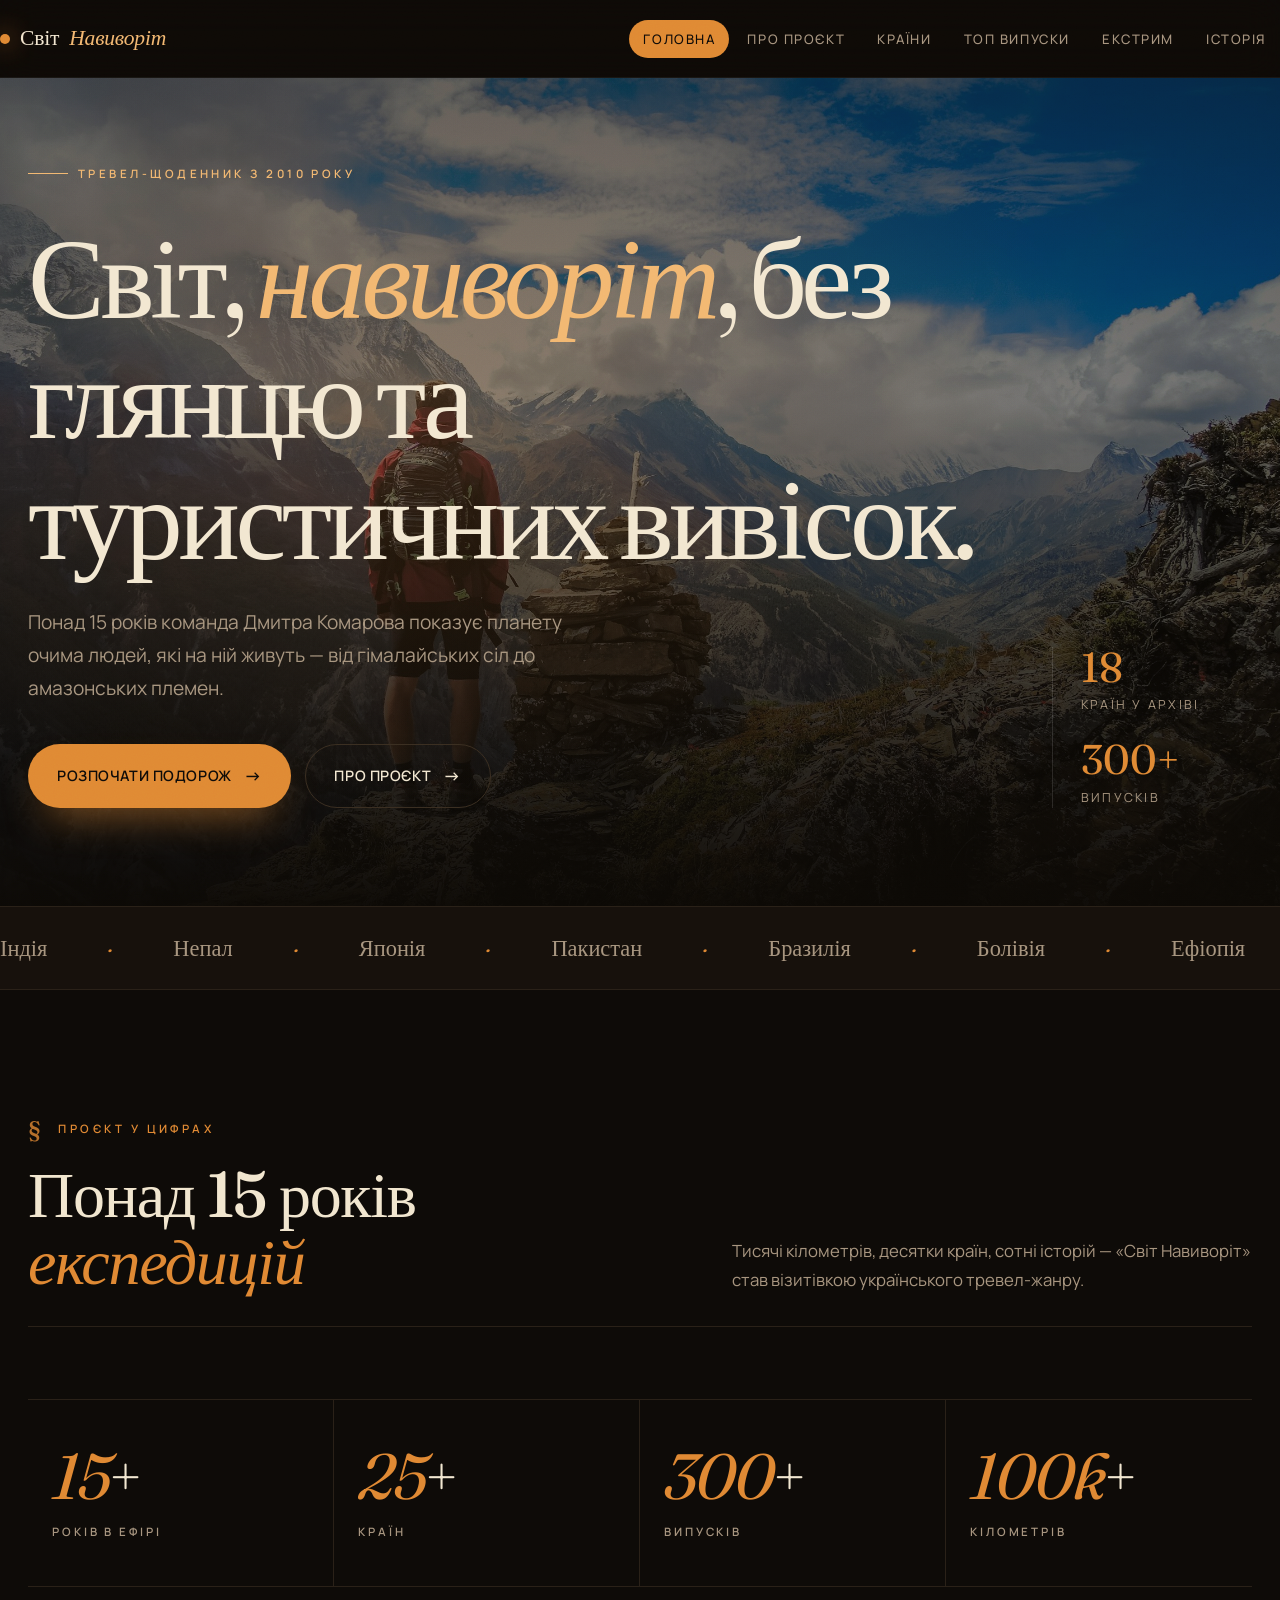
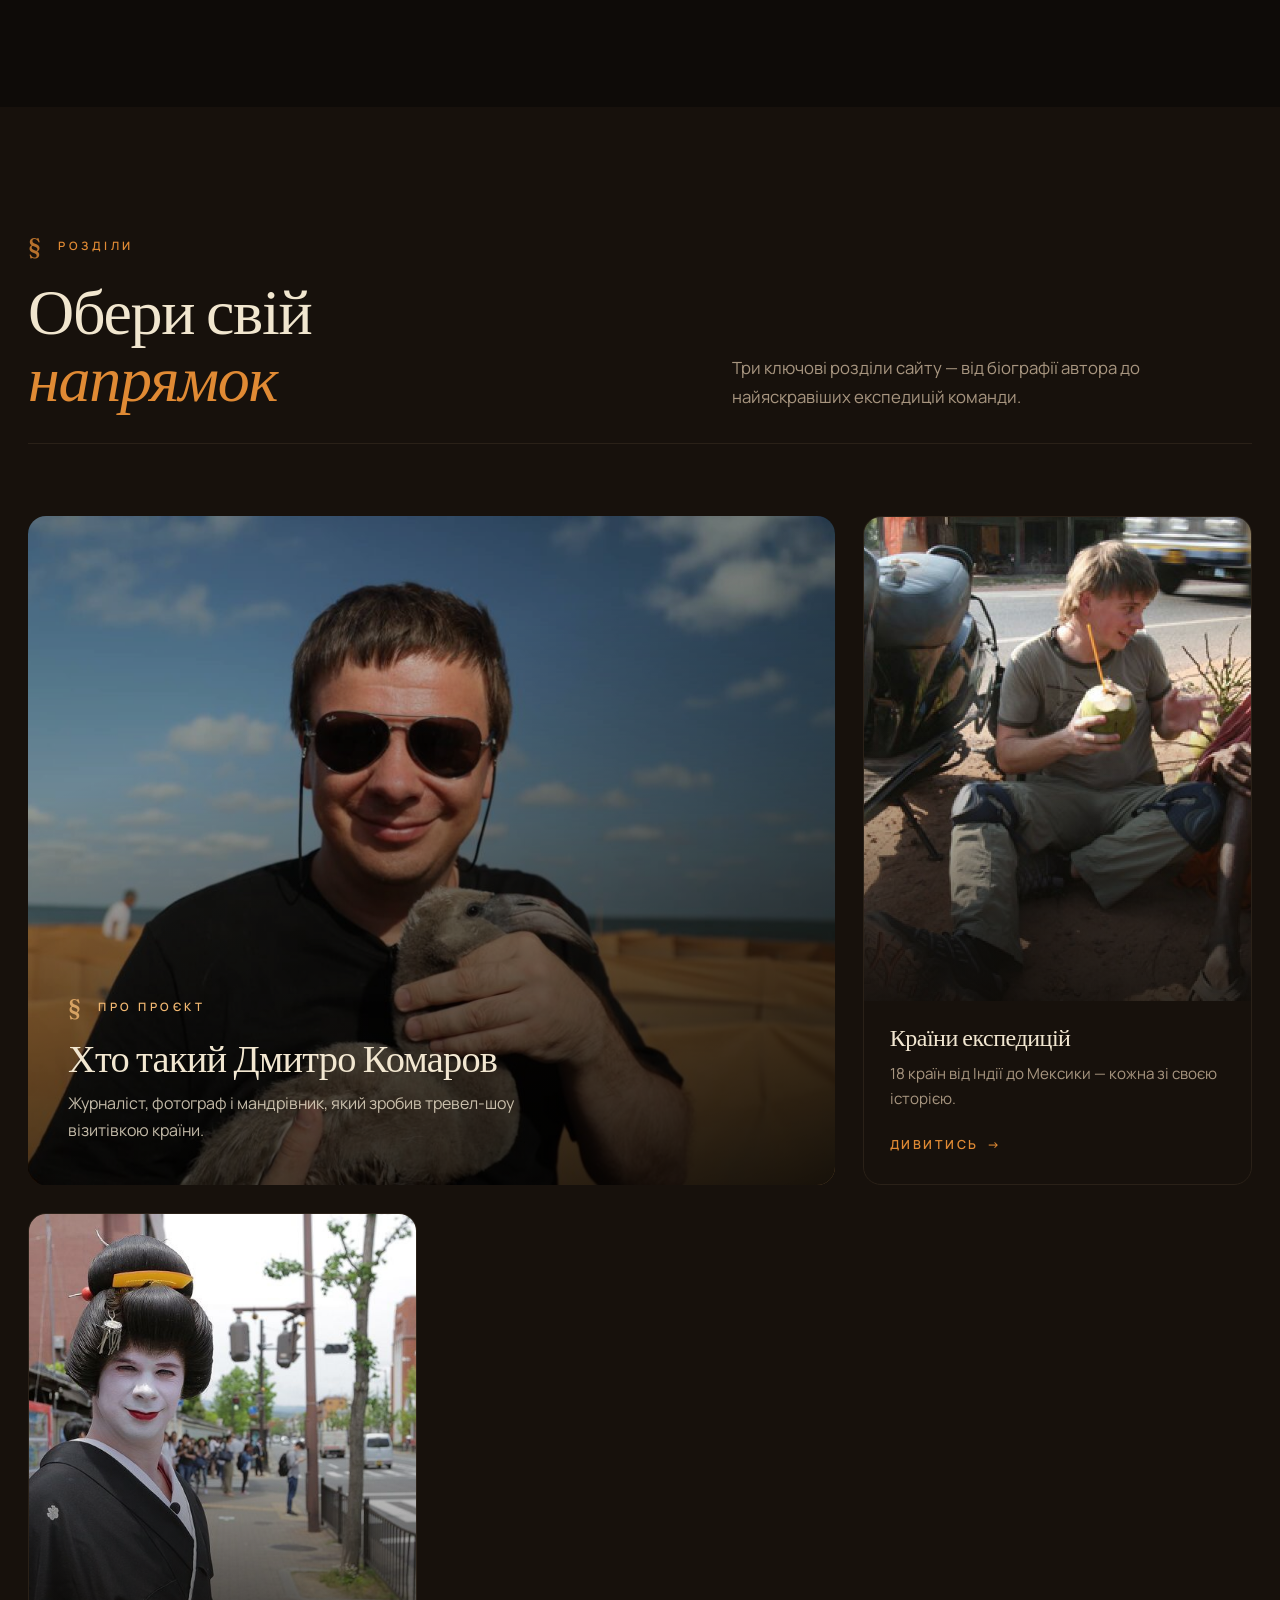
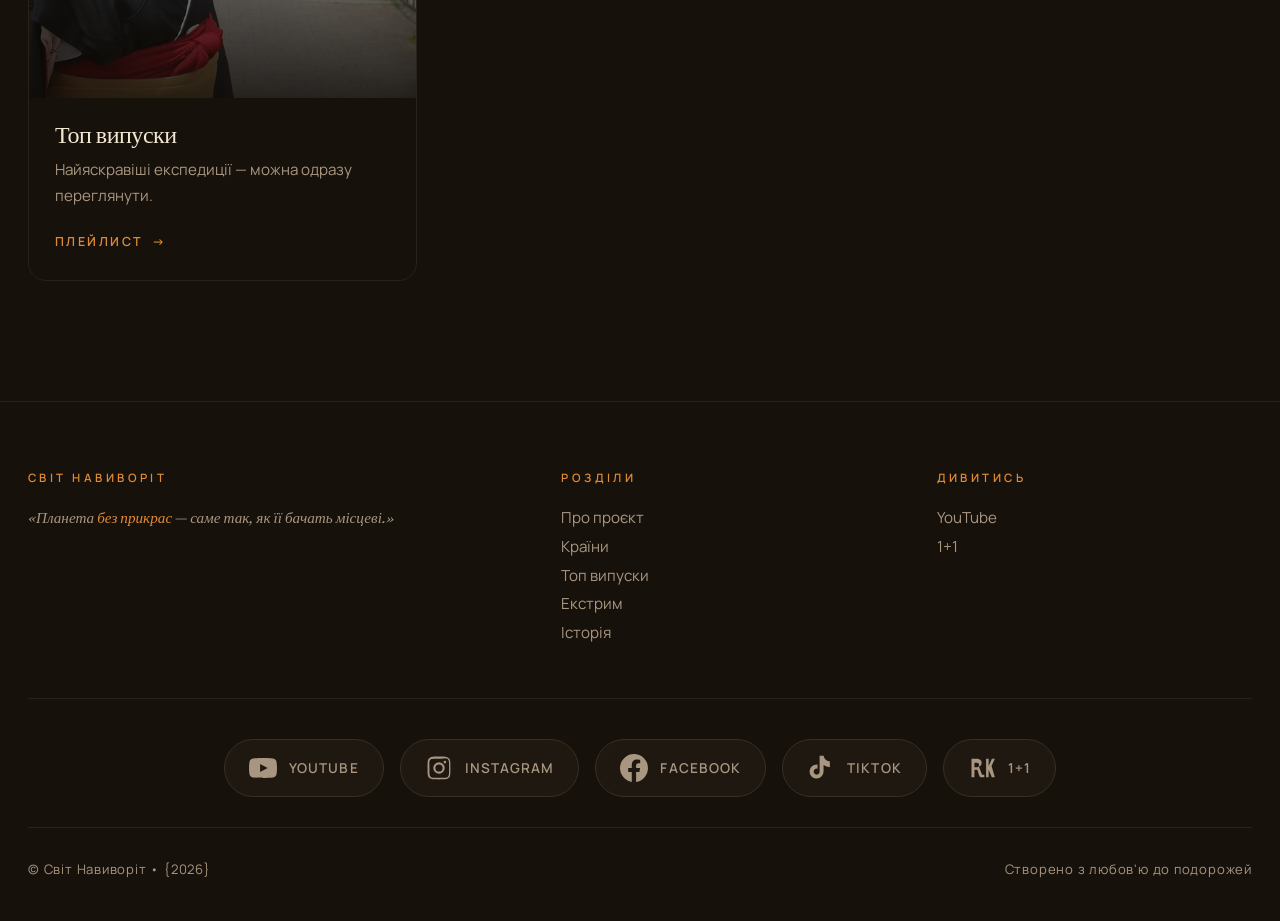
<file: index.html>
<!doctype html>
<html lang="uk">
<head>
  <meta charset="utf-8">
  <meta name="viewport" content="width=device-width, initial-scale=1">
  <title>Світ Навиворіт — тревел-проєкт про справжній світ</title>
  <meta name="description" content="Український тревел-проєкт Дмитра Комарова. 15 років експедицій найвіддаленішими куточками планети.">
  <link rel="icon" href="/TheWorldInsideOut/favicon.png">
  <link rel="preconnect" href="https://fonts.googleapis.com">
  <link rel="preconnect" href="https://fonts.gstatic.com" crossorigin>
  <link href="https://fonts.googleapis.com/css2?family=Fraunces:ital,opsz,wght@0,9..144,400;0,9..144,500;0,9..144,600;1,9..144,400;1,9..144,500&family=Manrope:wght@400;500;600;700&display=swap" rel="stylesheet">
  <link rel="stylesheet" href="styles/style.css">
</head>
<script async src="https://www.googletagmanager.com/gtag/js?id=G-G9FGS4JTEY"></script>
<script>
  window.dataLayer = window.dataLayer || [];
  function gtag(){dataLayer.push(arguments);}
  gtag('js', new Date());

  gtag('config', 'G-G9FGS4JTEY');
</script>
<body>
  <header class="site-header">
    <div class="container nav">
      <a class="brand" href="index.html">Світ <em>Навиворіт</em></a>
      <button class="burger" data-burger aria-label="Меню">☰</button>
      <ul class="nav-links">
        <li><a href="index.html">Головна</a></li>
        <li><a href="pages/about.html">Про проєкт</a></li>
        <li><a href="pages/countries.html">Країни</a></li>
        <li><a href="pages/top.html">Топ випуски</a></li>
        <li><a href="pages/extreme.html">Екстрим</a></li>
        <li><a href="pages/history.html">Історія</a></li>
      </ul>
    </div>
  </header>
  <main>
    <section class="hero">
      <div class="hero-bg"></div>
      <div class="container">
        <div class="hero-inner">
          <div>
            <div class="hero-tag reveal">Тревел-щоденник з 2010 року</div>
            <h1 class="reveal d1">Світ, <em>навиворіт</em>, без глянцю та туристичних вивісок.</h1>
            <p class="lede reveal d2">Понад 15 років команда Дмитра Комарова показує планету очима людей, які на ній живуть — від гімалайських сіл до амазонських племен.</p>
            <div class="hero-actions reveal d3">
              <a class="btn btn-primary" href="pages/countries.html">Розпочати подорож</a>
              <a class="btn btn-outline" href="pages/about.html">Про проєкт</a>
            </div>
          </div>
          <div class="hero-meta reveal d4">
            <div><div class="k">18</div><div class="v">Країн у архіві</div></div>
            <div><div class="k">300+</div><div class="v">Випусків</div></div>
          </div>
        </div>
      </div>
    </section>

    <div class="marquee" aria-hidden="true">
      <div class="marquee-track">
        <span>Індія <em>·</em> Непал <em>·</em> Японія <em>·</em> Пакистан <em>·</em> Бразилія <em>·</em> Болівія <em>·</em> Ефіопія <em>·</em> Кенія <em>·</em> Куба <em>·</em> Мексика <em>·</em> В'єтнам <em>·</em> Танзанія <em>·</em></span>
        <span>Індія <em>·</em> Непал <em>·</em> Японія <em>·</em> Пакистан <em>·</em> Бразилія <em>·</em> Болівія <em>·</em> Ефіопія <em>·</em> Кенія <em>·</em> Куба <em>·</em> Мексика <em>·</em> В'єтнам <em>·</em> Танзанія <em>·</em></span>
      </div>
    </div>

    <section class="section">
      <div class="container">
        <div class="section-head reveal">
          <div>
            <div class="eyebrow">Проєкт у цифрах</div>
            <h2>Понад 15 років <em>експедицій</em></h2>
          </div>
          <p class="desc">Тисячі кілометрів, десятки країн, сотні історій — «Світ Навиворіт» став візитівкою українського тревел-жанру.</p>
        </div>
        <div class="stats reveal d1">
          <div class="stat"><div class="num"><em>15</em>+</div><div class="label">років в ефірі</div></div>
          <div class="stat"><div class="num"><em>25</em>+</div><div class="label">країн</div></div>
          <div class="stat"><div class="num"><em>300</em>+</div><div class="label">випусків</div></div>
          <div class="stat"><div class="num"><em>100k</em>+</div><div class="label">кілометрів</div></div>
        </div>
      </div>
    </section>

    <section class="section section-tinted">
      <div class="container">
        <div class="section-head reveal">
          <div>
            <div class="eyebrow">Розділи</div>
            <h2>Обери свій <em>напрямок</em></h2>
          </div>
          <p class="desc">Три ключові розділи сайту — від біографії автора до найяскравіших експедицій команди.</p>
        </div>
        <div class="grid grid-3">
          <a class="feature-card reveal d1" href="pages/about.html">
            <img src="pages/images/komarov.jpg" alt="Дмитро Комаров" loading="lazy">
            <div class="fc-body">
              <div class="eyebrow" style="color:var(--amber-2);">Про проєкт</div>
              <h3>Хто такий Дмитро Комаров</h3>
              <p>Журналіст, фотограф і мандрівник, який зробив тревел-шоу візитівкою країни.</p>
            </div>
          </a>
          <a class="card reveal d2" href="pages/countries.html">
            <div class="card-img"><img src="pages/images/india.jpg" alt="Країни" loading="lazy"></div>
            <div class="card-body">
              <h3 class="card-title">Країни експедицій</h3>
              <p>18 країн від Індії до Мексики — кожна зі своєю історією.</p>
              <span class="card-link">Дивитись</span>
            </div>
          </a>
          <a class="card reveal d3" href="pages/top.html">
            <div class="card-img"><img src="pages/images/japan.jpg" alt="Топ випуски" loading="lazy"></div>
            <div class="card-body">
              <h3 class="card-title">Топ випуски</h3>
              <p>Найяскравіші експедиції — можна одразу переглянути.</p>
              <span class="card-link">Плейлист</span>
            </div>
          </a>
        </div>
      </div>
    </section>
  </main>

  <footer class="site-footer">
    <div class="container">
      <div class="footer-grid">
        <div>
          <h4>Світ Навиворіт</h4>
          <p class="footer-motto">«Планета <em style="color:var(--amber);font-style:italic;">без прикрас</em> — саме так, як її бачать місцеві.»</p>
        </div>
        <div>
          <h4>Розділи</h4>
          <a href="pages/about.html">Про проєкт</a>
          <a href="pages/countries.html">Країни</a>
          <a href="pages/top.html">Топ випуски</a>
          <a href="pages/extreme.html">Екстрим</a>
          <a href="pages/history.html">Історія</a>
        </div>
        <div>
          <h4>Дивитись</h4>
          <a href="https://www.youtube.com/@naiznankutv" target="_blank" rel="noopener">YouTube</a>
          <a href="https://1plus1.video/ru/mir-naiznanku" target="_blank" rel="noopener">1+1</a>
        </div>
      </div>
      <div class="social-links reveal">
        <a class="social-link" href="https://www.youtube.com/@naiznankutv" target="_blank" rel="noopener" aria-label="YouTube">
          <svg viewBox="0 0 24 24" width="28" height="28" fill="currentColor"><path d="M23.5 6.2a3 3 0 0 0-2.1-2.1C19.5 3.5 12 3.5 12 3.5s-7.5 0-9.4.6A3 3 0 0 0 .5 6.2 31 31 0 0 0 0 12a31 31 0 0 0 .5 5.8 3 3 0 0 0 2.1 2.1c1.9.6 9.4.6 9.4.6s7.5 0 9.4-.6a3 3 0 0 0 2.1-2.1A31 31 0 0 0 24 12a31 31 0 0 0-.5-5.8zM9.5 15.5v-7l6.5 3.5-6.5 3.5z"/></svg>
          <span>YouTube</span>
        </a>
        <a class="social-link" href="https://www.instagram.com/komarovmir/" target="_blank" rel="noopener" aria-label="Instagram">
          <svg viewBox="0 0 24 24" width="28" height="28" fill="currentColor"><path d="M12 2.2c3.2 0 3.6 0 4.8.07 1.2.06 1.8.25 2.2.42.6.22 1 .48 1.4.9.42.42.68.82.9 1.4.17.4.36 1 .42 2.2.06 1.2.07 1.6.07 4.8s0 3.6-.07 4.8c-.06 1.2-.25 1.8-.42 2.2-.22.6-.48 1-.9 1.4-.42.42-.82.68-1.4.9-.4.17-1 .36-2.2.42-1.2.06-1.6.07-4.8.07s-3.6 0-4.8-.07c-1.2-.06-1.8-.25-2.2-.42-.6-.22-1-.48-1.4-.9-.42-.42-.68-.82-.9-1.4-.17-.4-.36-1-.42-2.2C2.2 15.6 2.2 15.2 2.2 12s0-3.6.07-4.8c.06-1.2.25-1.8.42-2.2.22-.6.48-1 .9-1.4.42-.42.82-.68 1.4-.9.4-.17 1-.36 2.2-.42C8.4 2.2 8.8 2.2 12 2.2zm0 1.8c-3.1 0-3.5 0-4.7.07-.9.04-1.4.2-1.7.3-.4.16-.7.35-1 .65-.3.3-.5.6-.65 1-.1.3-.26.8-.3 1.7C3.8 8.5 3.8 8.9 3.8 12s0 3.5.07 4.7c.04.9.2 1.4.3 1.7.16.4.35.7.65 1 .3.3.6.5 1 .65.3.1.8.26 1.7.3 1.2.07 1.6.07 4.7.07s3.5 0 4.7-.07c.9-.04 1.4-.2 1.7-.3.4-.16.7-.35 1-.65.3-.3.5-.6.65-1 .1-.3.26-.8.3-1.7.07-1.2.07-1.6.07-4.7s0-3.5-.07-4.7c-.04-.9-.2-1.4-.3-1.7-.16-.4-.35-.7-.65-1-.3-.3-.6-.5-1-.65-.3-.1-.8-.26-1.7-.3C15.5 4 15.1 4 12 4zm0 3.1a4.9 4.9 0 1 1 0 9.8 4.9 4.9 0 0 1 0-9.8zm0 8a3.1 3.1 0 1 0 0-6.2 3.1 3.1 0 0 0 0 6.2zm6.2-8.2a1.15 1.15 0 1 1-2.3 0 1.15 1.15 0 0 1 2.3 0z"/></svg>
          <span>Instagram</span>
        </a>
        <a class="social-link" href="https://www.facebook.com/inside.out.world" target="_blank" rel="noopener" aria-label="Facebook">
          <svg viewBox="0 0 24 24" width="28" height="28" fill="currentColor"><path d="M24 12a12 12 0 1 0-13.9 11.9v-8.4H7v-3.5h3.1V9.4c0-3 1.8-4.7 4.5-4.7 1.3 0 2.7.24 2.7.24v3h-1.5c-1.5 0-2 .93-2 1.87v2.2h3.4l-.54 3.5h-2.86v8.4A12 12 0 0 0 24 12z"/></svg>
          <span>Facebook</span>
        </a>
        <a class="social-link" href="https://www.tiktok.com/@komarovmir" target="_blank" rel="noopener" aria-label="TikTok">
          <svg viewBox="0 0 24 24" width="28" height="28" fill="currentColor"><path d="M19.6 6.3a5.5 5.5 0 0 1-3.3-1.1 5.5 5.5 0 0 1-2.1-3.7h-3.4v13.6a2.6 2.6 0 0 1-2.6 2.6 2.6 2.6 0 1 1 .8-5.1V9.1a6 6 0 1 0 5.2 5.9V9.5a8.8 8.8 0 0 0 5.4 1.85V7.9a5.5 5.5 0 0 1 0-1.6z"/></svg>
          <span>TikTok</span>
        </a>
        <a class="social-link" href="https://1plus1.video/ru/mir-naiznanku" target="_blank" rel="noopener" aria-label="1+1">
          <svg viewBox="0 0 24 24" width="28" height="28" fill="currentColor"><path d="M3 4h4.2c1.4 0 2.5.3 3.3 1 .8.7 1.2 1.6 1.2 2.8 0 1.5-.8 2.6-2.3 3.2L12 17.5c.1.2.2.3.4.3h1.6V20H11.6c-.9 0-1.5-.4-1.9-1.2L8 13.4H5.5V20H3V4zm2.5 2v5.4h1.7c.7 0 1.3-.2 1.7-.5.4-.4.6-.9.6-1.5s-.2-1.1-.6-1.4c-.4-.3-1-.5-1.7-.5H5.5zM15.5 4h2.2v6.2L20.5 4H23l-2.8 6.2L23 20h-2.6l-2.7-6.5V20h-2.2V4z"/></svg>
          <span>1+1</span>
        </a>
      </div>
      <div class="footer-bottom">
        <span>© Світ Навиворіт • {2026}</span>
        <span>Створено з любов'ю до подорожей</span>
      </div>
    </div>
  </footer>

  <script src="scripts/countries.js"></script>
  <script src="scripts/main.js"></script>
</body>
</html>
</file>
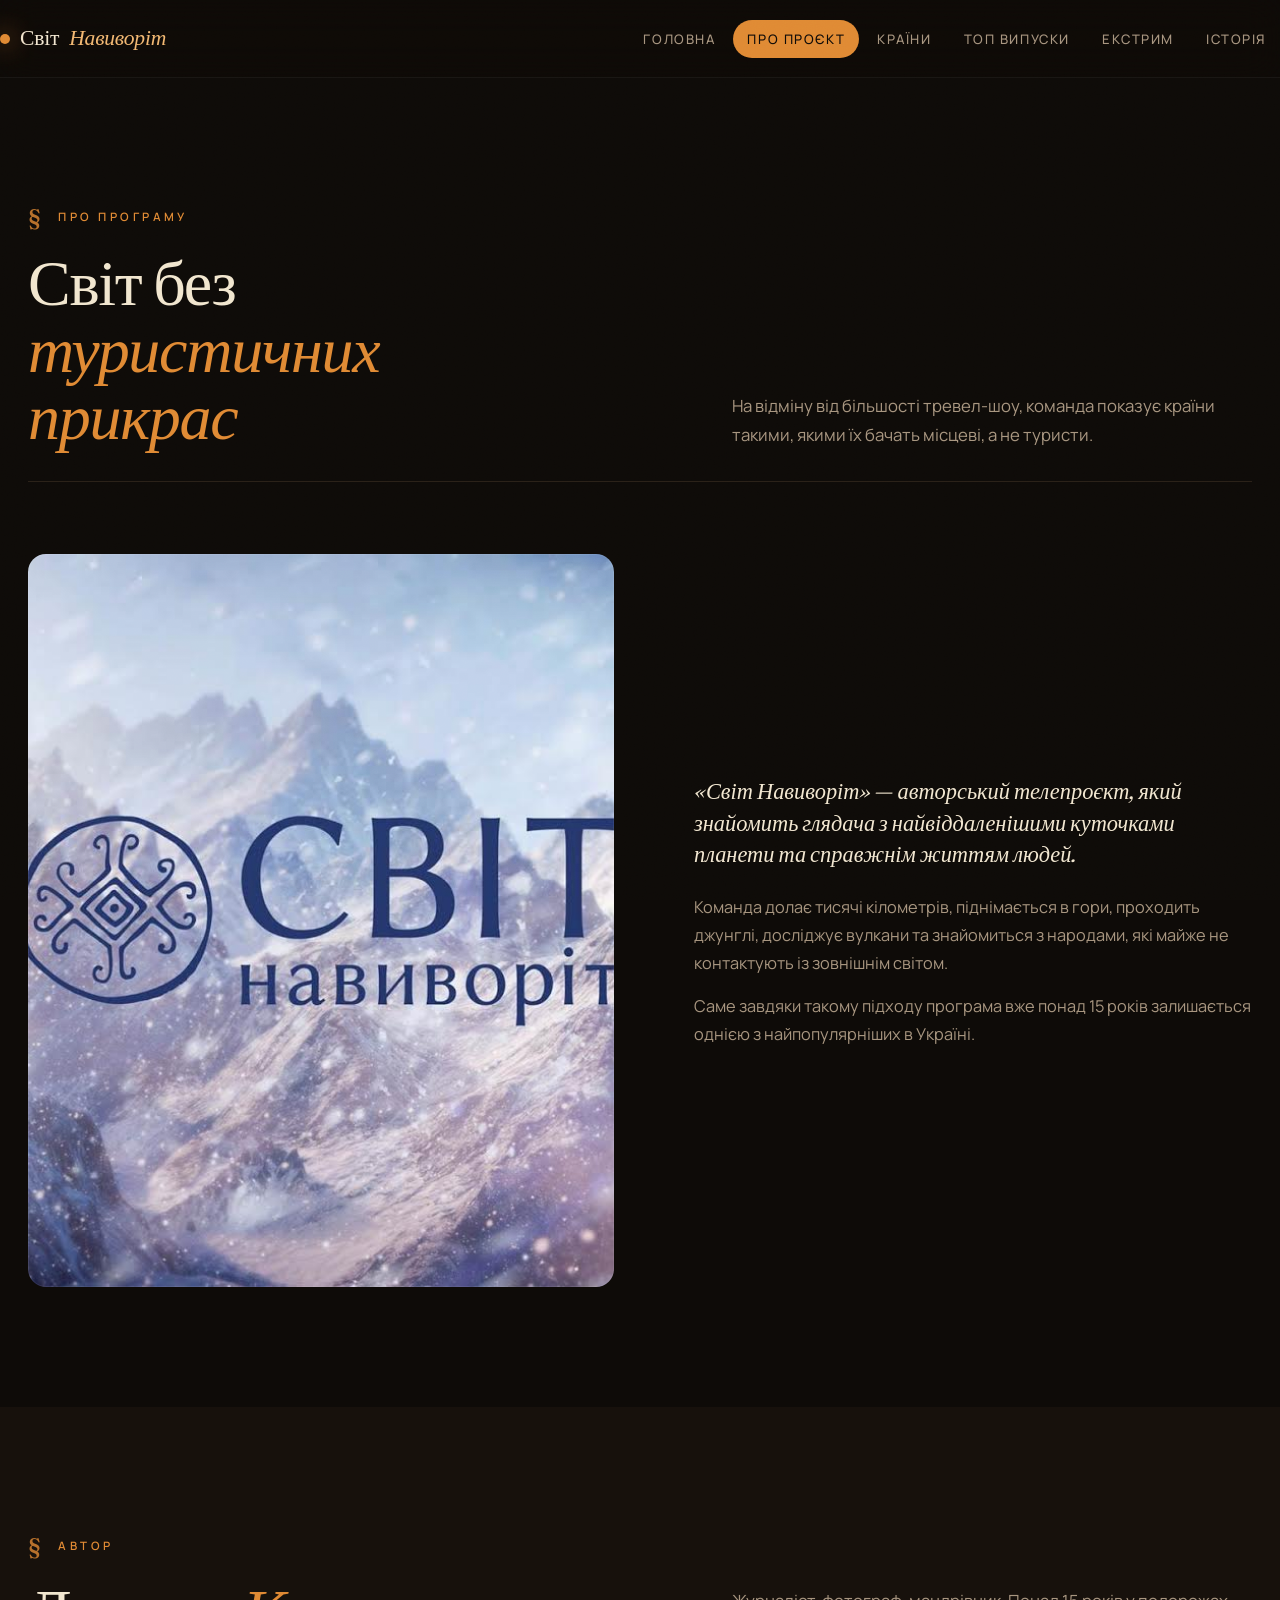
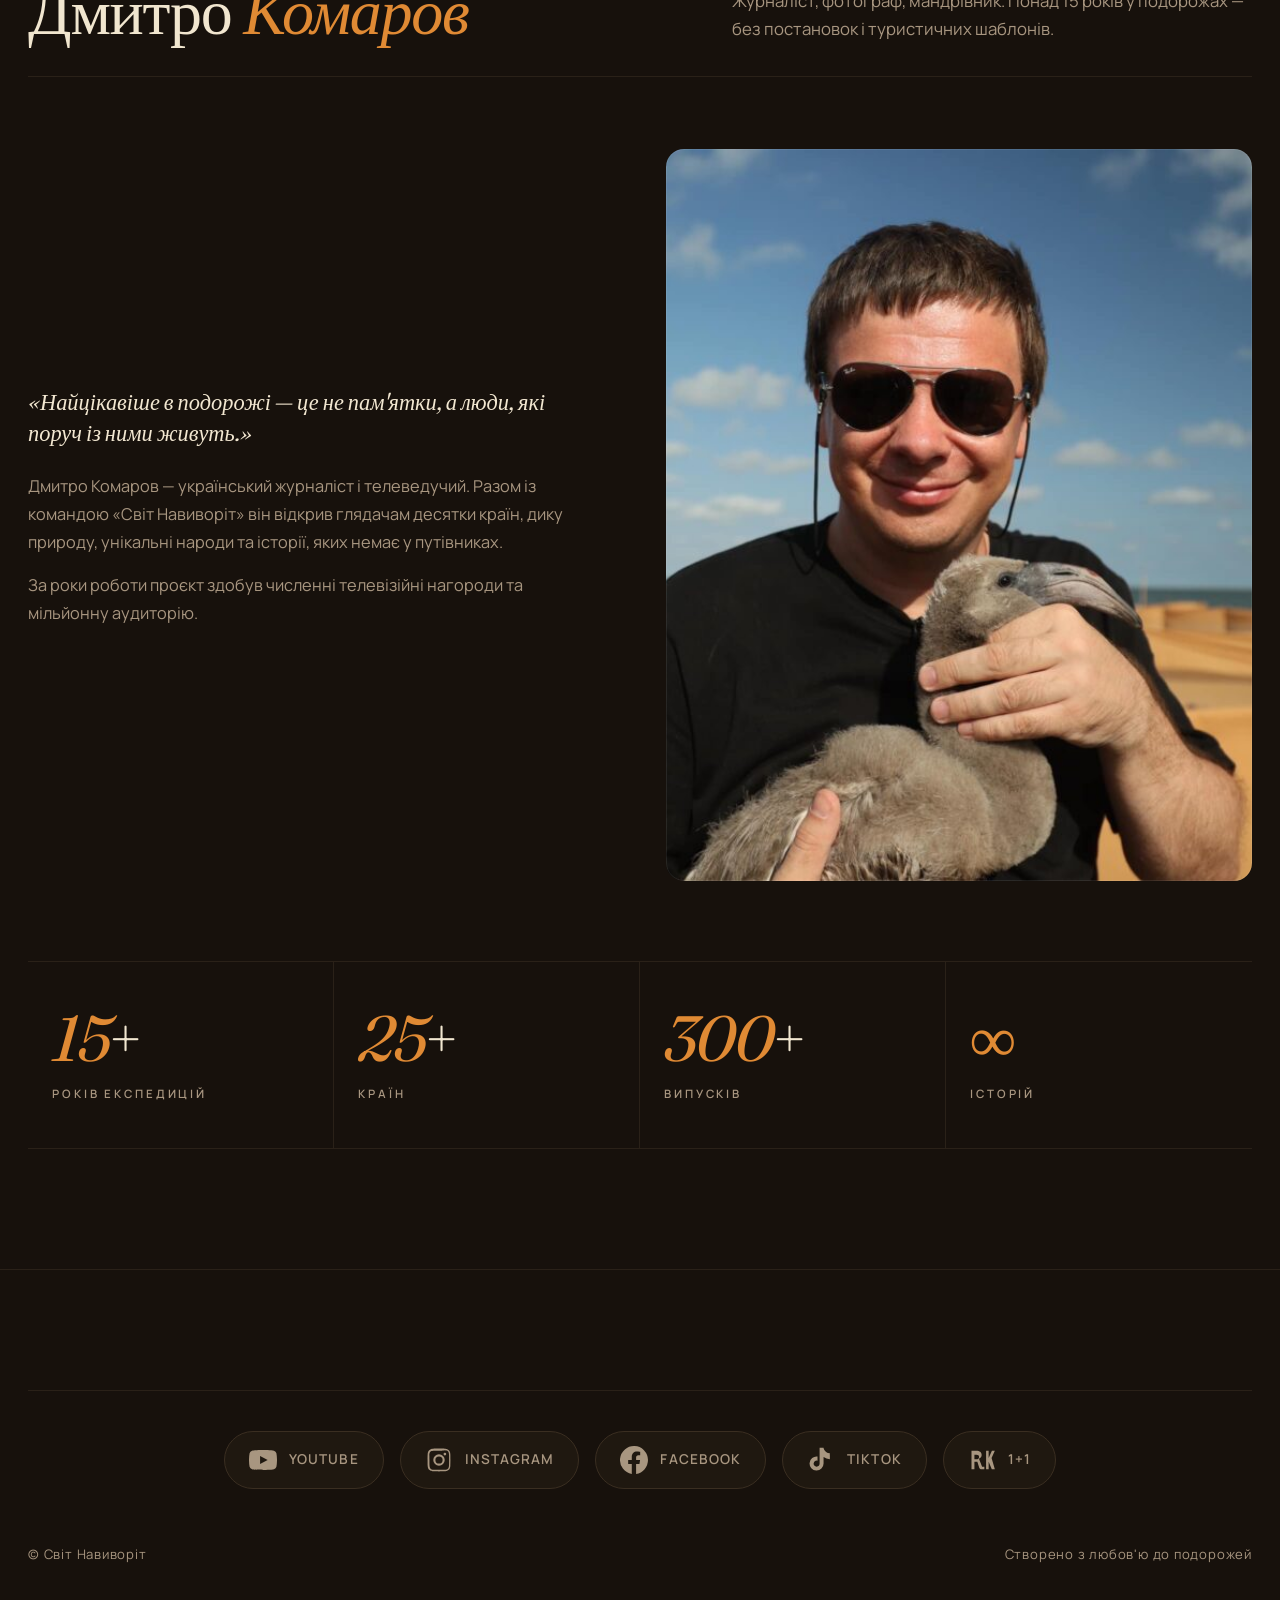
<file: pages/about.html>
<!doctype html>
<html lang="uk">
<head>
  <meta charset="utf-8">
  <meta name="viewport" content="width=device-width, initial-scale=1">
  <title>Про проєкт — Світ Навиворіт</title>
  <meta name="description" content="Про телепроєкт «Світ Навиворіт» та його автора Дмитра Комарова.">
  <link rel="preconnect" href="https://fonts.googleapis.com">
  <link rel="preconnect" href="https://fonts.gstatic.com" crossorigin>
  <link href="https://fonts.googleapis.com/css2?family=Fraunces:ital,opsz,wght@0,9..144,400;0,9..144,500;0,9..144,600;1,9..144,400;1,9..144,500&family=Manrope:wght@400;500;600;700&display=swap" rel="stylesheet">
  <link rel="stylesheet" href="../styles/style.css">
</head>
  <!-- Google tag (gtag.js) -->
<script async src="https://www.googletagmanager.com/gtag/js?id=G-G9FGS4JTEY"></script>
<script>
  window.dataLayer = window.dataLayer || [];
  function gtag(){dataLayer.push(arguments);}
  gtag('js', new Date());

  gtag('config', 'G-G9FGS4JTEY');
</script>
<body>
  <header class="site-header">
    <div class="container nav">
      <a class="brand" href="index.html">Світ <em>Навиворіт</em></a>
      <button class="burger" data-burger aria-label="Меню">☰</button>
      <ul class="nav-links">
        <li><a href="../index.html">Головна</a></li>
        <li><a href="about.html">Про проєкт</a></li>
        <li><a href="countries.html">Країни</a></li>
        <li><a href="top.html">Топ випуски</a></li>
        <li><a href="extreme.html">Екстрим</a></li>
        <li><a href="history.html">Історія</a></li>
      </ul>
    </div>
  </header>

  <main>
    <section class="section">
      <div class="container">
        <div class="section-head reveal">
          <div>
            <div class="eyebrow">Про програму</div>
            <h2>Світ без <em>туристичних прикрас</em></h2>
          </div>
          <p class="desc">На відміну від більшості тревел-шоу, команда показує країни такими, якими їх бачать місцеві, а не туристи.</p>
        </div>
        <div class="split reveal d1">
          <div class="split-img"><img src="images/project.jpg" alt="Світ Навиворіт" loading="lazy"></div>
          <div>
            <p class="lead">«Світ Навиворіт» — авторський телепроєкт, який знайомить глядача з найвіддаленішими куточками планети та справжнім життям людей.</p>
            <p>Команда долає тисячі кілометрів, піднімається в гори, проходить джунглі, досліджує вулкани та знайомиться з народами, які майже не контактують із зовнішнім світом.</p>
            <p>Саме завдяки такому підходу програма вже понад 15 років залишається однією з найпопулярніших в Україні.</p>
          </div>
        </div>
      </div>
    </section>

    <section class="section section-tinted">
      <div class="container">
        <div class="section-head reveal">
          <div>
            <div class="eyebrow">Автор</div>
            <h2>Дмитро <em>Комаров</em></h2>
          </div>
          <p class="desc">Журналіст, фотограф, мандрівник. Понад 15 років у подорожах — без постановок і туристичних шаблонів.</p>
        </div>
        <div class="split reverse reveal d1">
          <div>
            <p class="lead">«Найцікавіше в подорожі — це не пам'ятки, а люди, які поруч із ними живуть.»</p>
            <p>Дмитро Комаров — український журналіст і телеведучий. Разом із командою «Світ Навиворіт» він відкрив глядачам десятки країн, дику природу, унікальні народи та історії, яких немає у путівниках.</p>
            <p>За роки роботи проєкт здобув численні телевізійні нагороди та мільйонну аудиторію.</p>
          </div>
          <div class="split-img"><img src="images/komarov.jpg" alt="Дмитро Комаров" loading="lazy"></div>
        </div>

        <div class="stats reveal d2" style="margin-top:80px;">
          <div class="stat"><div class="num"><em>15</em>+</div><div class="label">років експедицій</div></div>
          <div class="stat"><div class="num"><em>25</em>+</div><div class="label">країн</div></div>
          <div class="stat"><div class="num"><em>300</em>+</div><div class="label">випусків</div></div>
          <div class="stat"><div class="num"><em>∞</em></div><div class="label">історій</div></div>
        </div>
      </div>
    </section>
  </main>

  <footer class="site-footer">
    <div class="container">
      <div class="social-links reveal">
        <a class="social-link" href="https://www.youtube.com/@naiznankutv" target="_blank" rel="noopener" aria-label="YouTube">
          <svg viewBox="0 0 24 24" width="28" height="28" fill="currentColor"><path d="M23.5 6.2a3 3 0 0 0-2.1-2.1C19.5 3.5 12 3.5 12 3.5s-7.5 0-9.4.6A3 3 0 0 0 .5 6.2 31 31 0 0 0 0 12a31 31 0 0 0 .5 5.8 3 3 0 0 0 2.1 2.1c1.9.6 9.4.6 9.4.6s7.5 0 9.4-.6a3 3 0 0 0 2.1-2.1A31 31 0 0 0 24 12a31 31 0 0 0-.5-5.8zM9.5 15.5v-7l6.5 3.5-6.5 3.5z"/></svg>
          <span>YouTube</span>
        </a>
        <a class="social-link" href="https://www.instagram.com/komarovmir/" target="_blank" rel="noopener" aria-label="Instagram">
          <svg viewBox="0 0 24 24" width="28" height="28" fill="currentColor"><path d="M12 2.2c3.2 0 3.6 0 4.8.07 1.2.06 1.8.25 2.2.42.6.22 1 .48 1.4.9.42.42.68.82.9 1.4.17.4.36 1 .42 2.2.06 1.2.07 1.6.07 4.8s0 3.6-.07 4.8c-.06 1.2-.25 1.8-.42 2.2-.22.6-.48 1-.9 1.4-.42.42-.82.68-1.4.9-.4.17-1 .36-2.2.42-1.2.06-1.6.07-4.8.07s-3.6 0-4.8-.07c-1.2-.06-1.8-.25-2.2-.42-.6-.22-1-.48-1.4-.9-.42-.42-.68-.82-.9-1.4-.17-.4-.36-1-.42-2.2C2.2 15.6 2.2 15.2 2.2 12s0-3.6.07-4.8c.06-1.2.25-1.8.42-2.2.22-.6.48-1 .9-1.4.42-.42.82-.68 1.4-.9.4-.17 1-.36 2.2-.42C8.4 2.2 8.8 2.2 12 2.2zm0 1.8c-3.1 0-3.5 0-4.7.07-.9.04-1.4.2-1.7.3-.4.16-.7.35-1 .65-.3.3-.5.6-.65 1-.1.3-.26.8-.3 1.7C3.8 8.5 3.8 8.9 3.8 12s0 3.5.07 4.7c.04.9.2 1.4.3 1.7.16.4.35.7.65 1 .3.3.6.5 1 .65.3.1.8.26 1.7.3 1.2.07 1.6.07 4.7.07s3.5 0 4.7-.07c.9-.04 1.4-.2 1.7-.3.4-.16.7-.35 1-.65.3-.3.5-.6.65-1 .1-.3.26-.8.3-1.7.07-1.2.07-1.6.07-4.7s0-3.5-.07-4.7c-.04-.9-.2-1.4-.3-1.7-.16-.4-.35-.7-.65-1-.3-.3-.6-.5-1-.65-.3-.1-.8-.26-1.7-.3C15.5 4 15.1 4 12 4zm0 3.1a4.9 4.9 0 1 1 0 9.8 4.9 4.9 0 0 1 0-9.8zm0 8a3.1 3.1 0 1 0 0-6.2 3.1 3.1 0 0 0 0 6.2zm6.2-8.2a1.15 1.15 0 1 1-2.3 0 1.15 1.15 0 0 1 2.3 0z"/></svg>
          <span>Instagram</span>
        </a>
        <a class="social-link" href="https://www.facebook.com/inside.out.world" target="_blank" rel="noopener" aria-label="Facebook">
          <svg viewBox="0 0 24 24" width="28" height="28" fill="currentColor"><path d="M24 12a12 12 0 1 0-13.9 11.9v-8.4H7v-3.5h3.1V9.4c0-3 1.8-4.7 4.5-4.7 1.3 0 2.7.24 2.7.24v3h-1.5c-1.5 0-2 .93-2 1.87v2.2h3.4l-.54 3.5h-2.86v8.4A12 12 0 0 0 24 12z"/></svg>
          <span>Facebook</span>
        </a>
        <a class="social-link" href="https://www.tiktok.com/@komarovmir" target="_blank" rel="noopener" aria-label="TikTok">
          <svg viewBox="0 0 24 24" width="28" height="28" fill="currentColor"><path d="M19.6 6.3a5.5 5.5 0 0 1-3.3-1.1 5.5 5.5 0 0 1-2.1-3.7h-3.4v13.6a2.6 2.6 0 0 1-2.6 2.6 2.6 2.6 0 1 1 .8-5.1V9.1a6 6 0 1 0 5.2 5.9V9.5a8.8 8.8 0 0 0 5.4 1.85V7.9a5.5 5.5 0 0 1 0-1.6z"/></svg>
          <span>TikTok</span>
        </a>
        <a class="social-link" href="https://1plus1.video/ru/mir-naiznanku" target="_blank" rel="noopener" aria-label="1+1">
          <svg viewBox="0 0 24 24" width="28" height="28" fill="currentColor"><path d="M3 4h4.2c1.4 0 2.5.3 3.3 1 .8.7 1.2 1.6 1.2 2.8 0 1.5-.8 2.6-2.3 3.2L12 17.5c.1.2.2.3.4.3h1.6V20H11.6c-.9 0-1.5-.4-1.9-1.2L8 13.4H5.5V20H3V4zm2.5 2v5.4h1.7c.7 0 1.3-.2 1.7-.5.4-.4.6-.9.6-1.5s-.2-1.1-.6-1.4c-.4-.3-1-.5-1.7-.5H5.5zM15.5 4h2.2v6.2L20.5 4H23l-2.8 6.2L23 20h-2.6l-2.7-6.5V20h-2.2V4z"/></svg>
          <span>1+1</span>
        </a>
      </div>
      <div class="footer-bottom" style="border-top:none;padding-top:24px;">
        <span>© Світ Навиворіт</span>
        <span>Створено з любов'ю до подорожей</span>
      </div>
    </div>
  </footer>

  <script src="../scripts/main.js"></script>
</body>
</html>
</file>
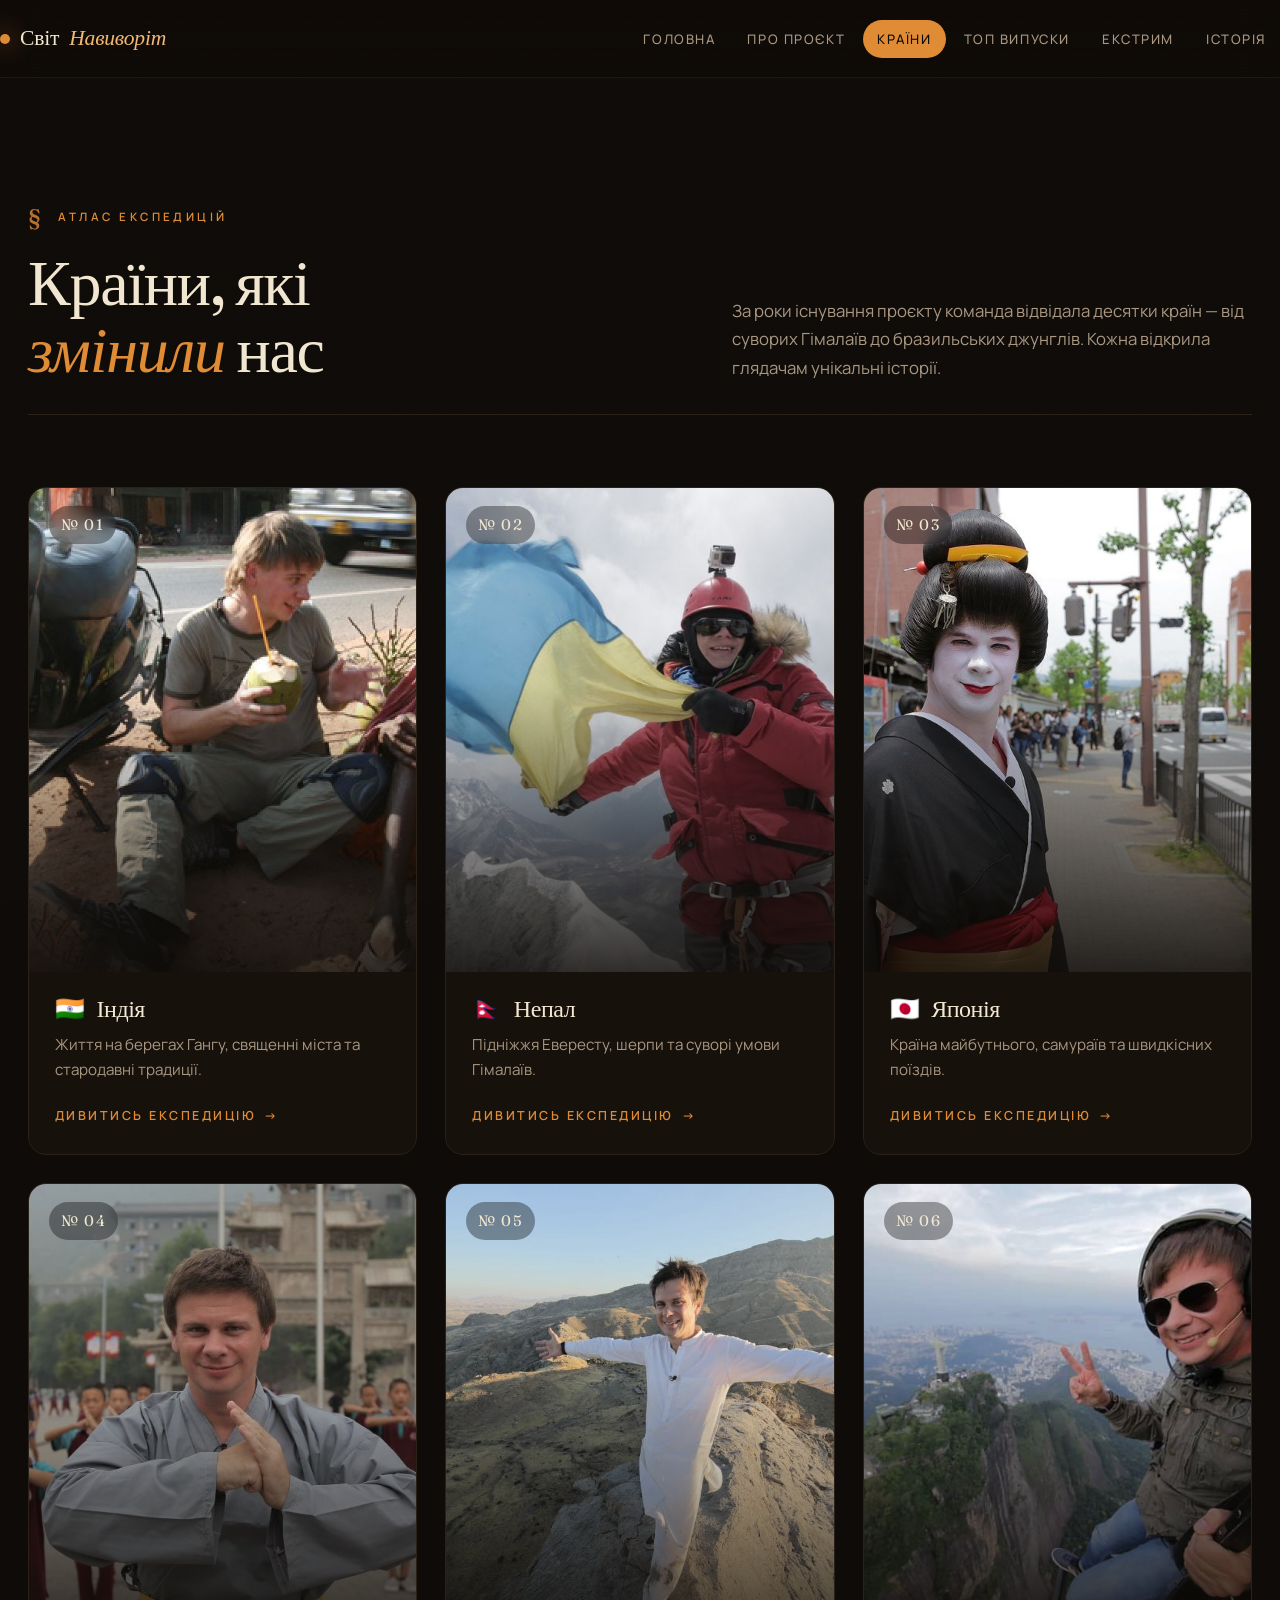
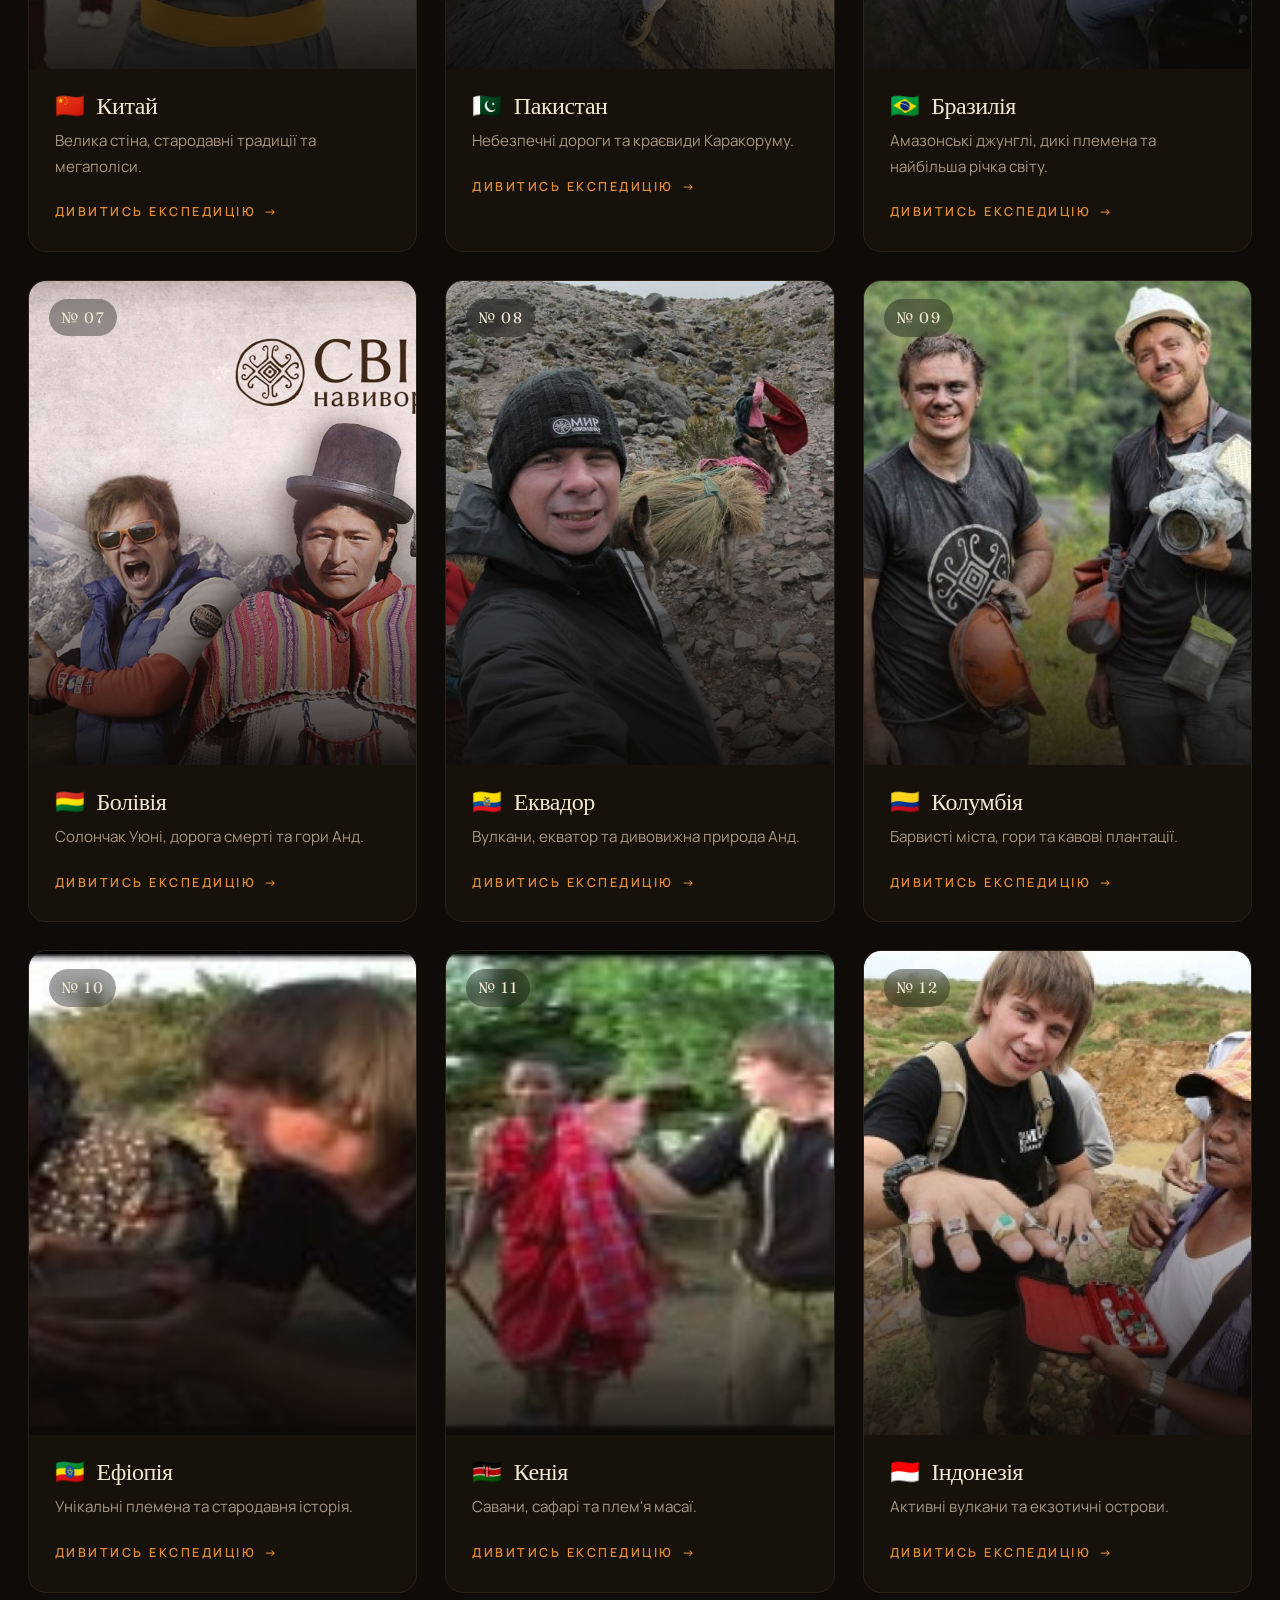
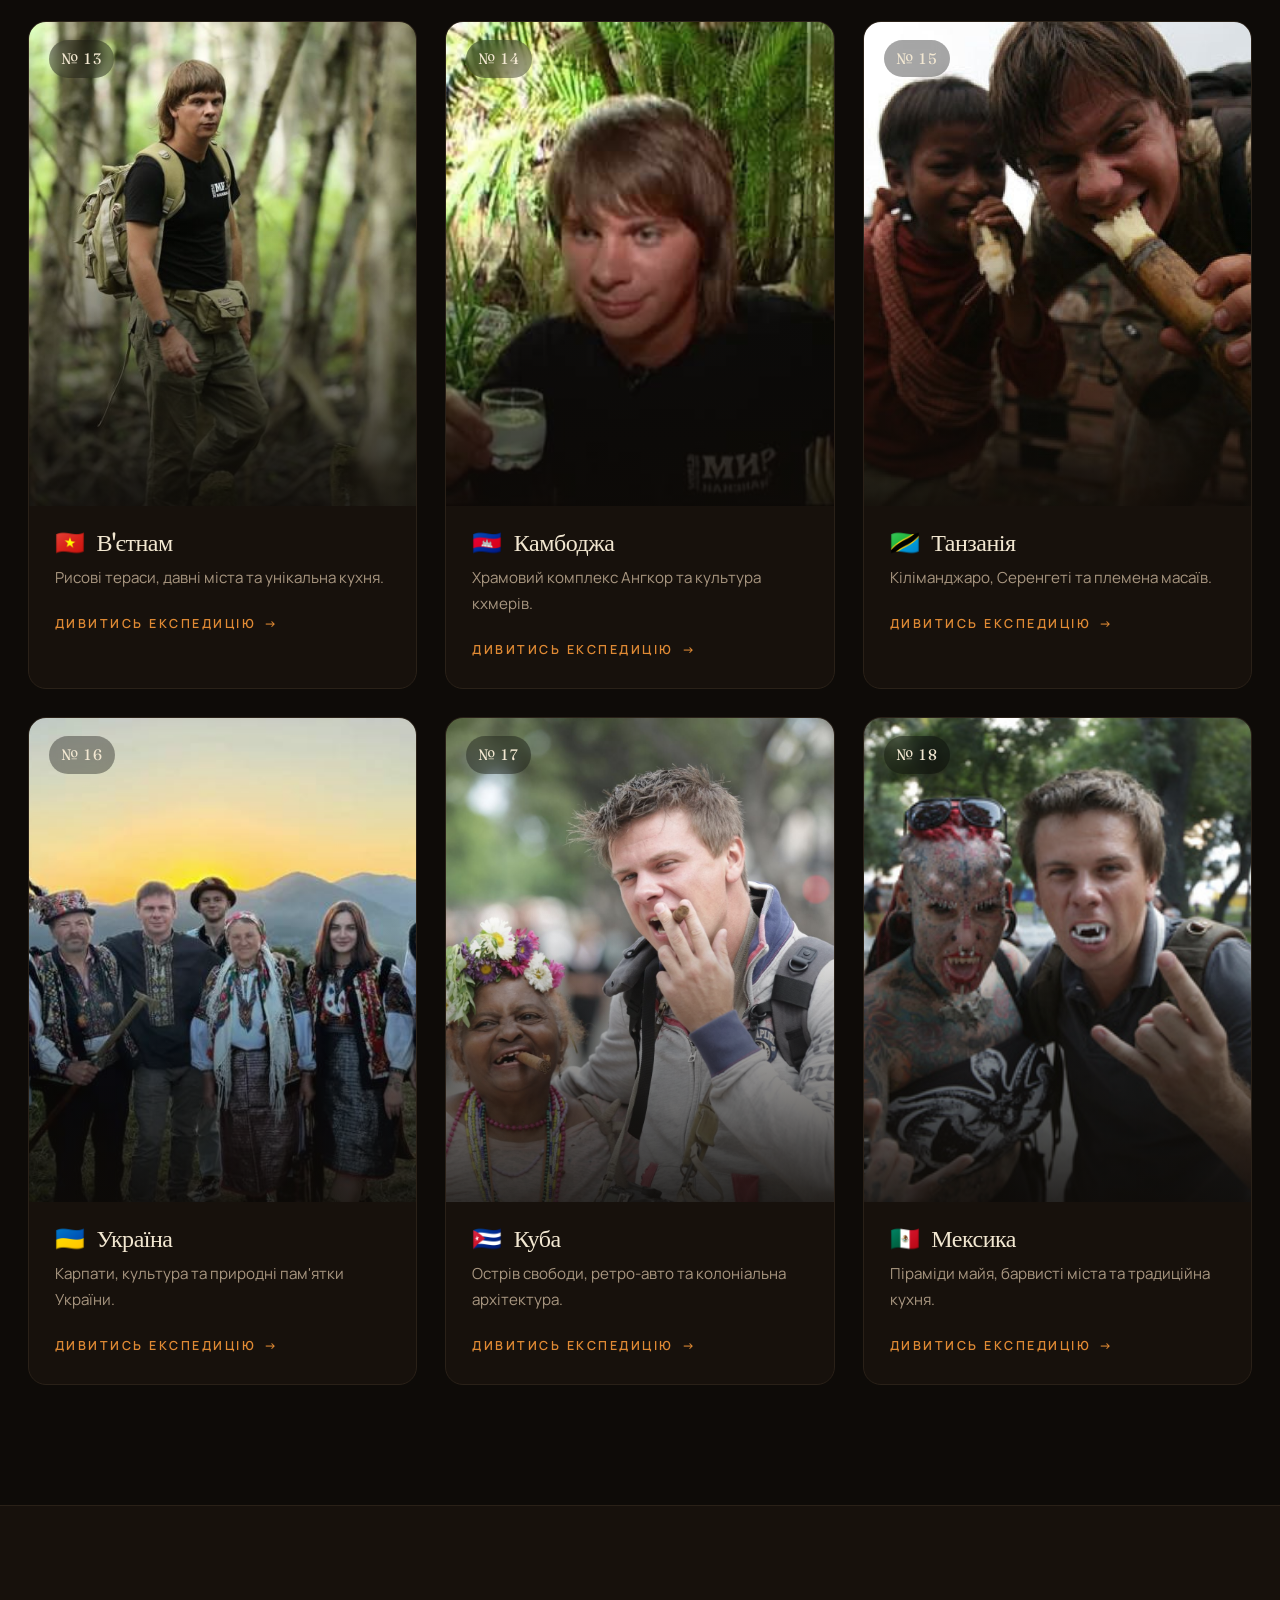
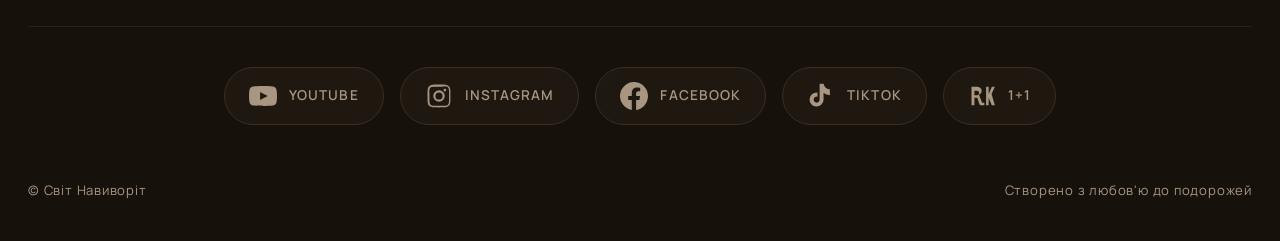
<file: pages/countries.html>
<!doctype html>
<html lang="uk">
<head>
  <meta charset="utf-8">
  <meta name="viewport" content="width=device-width, initial-scale=1">
  <title>Країни експедицій — Світ Навиворіт</title>
  <meta name="description" content="Усі країни, у яких побувала команда «Світ Навиворіт».">
  <link rel="preconnect" href="https://fonts.googleapis.com">
  <link rel="preconnect" href="https://fonts.gstatic.com" crossorigin>
  <link href="https://fonts.googleapis.com/css2?family=Fraunces:ital,opsz,wght@0,9..144,400;0,9..144,500;0,9..144,600;1,9..144,400;1,9..144,500&family=Manrope:wght@400;500;600;700&display=swap" rel="stylesheet">
  <link rel="stylesheet" href="../styles/style.css">
</head>
  <!-- Google tag (gtag.js) -->
<script async src="https://www.googletagmanager.com/gtag/js?id=G-G9FGS4JTEY"></script>
<script>
  window.dataLayer = window.dataLayer || [];
  function gtag(){dataLayer.push(arguments);}
  gtag('js', new Date());

  gtag('config', 'G-G9FGS4JTEY');
</script>
<body>
  <header class="site-header">
    <div class="container nav">
      <a class="brand" href="index.html">Світ <em>Навиворіт</em></a>
      <button class="burger" data-burger aria-label="Меню">☰</button>
      <ul class="nav-links">
        <li><a href="../index.html">Головна</a></li>
        <li><a href="about.html">Про проєкт</a></li>
        <li><a href="countries.html">Країни</a></li>
        <li><a href="top.html">Топ випуски</a></li>
        <li><a href="extreme.html">Екстрим</a></li>
        <li><a href="history.html">Історія</a></li>
      </ul>
    </div>
  </header>

  <main>
    <section class="section">
      <div class="container">
        <div class="section-head reveal">
          <div>
            <div class="eyebrow">Атлас експедицій</div>
            <h2>Країни, які <em>змінили</em> нас</h2>
          </div>
          <p class="desc">За роки існування проєкту команда відвідала десятки країн — від суворих Гімалаїв до бразильських джунглів. Кожна відкрила глядачам унікальні історії.</p>
        </div>
        <div class="grid" id="countries-grid"></div>
      </div>
    </section>
  </main>

  <footer class="site-footer">
    <div class="container">
      <div class="social-links reveal">
        <a class="social-link" href="https://www.youtube.com/@naiznankutv" target="_blank" rel="noopener" aria-label="YouTube">
          <svg viewBox="0 0 24 24" width="28" height="28" fill="currentColor"><path d="M23.5 6.2a3 3 0 0 0-2.1-2.1C19.5 3.5 12 3.5 12 3.5s-7.5 0-9.4.6A3 3 0 0 0 .5 6.2 31 31 0 0 0 0 12a31 31 0 0 0 .5 5.8 3 3 0 0 0 2.1 2.1c1.9.6 9.4.6 9.4.6s7.5 0 9.4-.6a3 3 0 0 0 2.1-2.1A31 31 0 0 0 24 12a31 31 0 0 0-.5-5.8zM9.5 15.5v-7l6.5 3.5-6.5 3.5z"/></svg>
          <span>YouTube</span>
        </a>
        <a class="social-link" href="https://www.instagram.com/komarovmir/" target="_blank" rel="noopener" aria-label="Instagram">
          <svg viewBox="0 0 24 24" width="28" height="28" fill="currentColor"><path d="M12 2.2c3.2 0 3.6 0 4.8.07 1.2.06 1.8.25 2.2.42.6.22 1 .48 1.4.9.42.42.68.82.9 1.4.17.4.36 1 .42 2.2.06 1.2.07 1.6.07 4.8s0 3.6-.07 4.8c-.06 1.2-.25 1.8-.42 2.2-.22.6-.48 1-.9 1.4-.42.42-.82.68-1.4.9-.4.17-1 .36-2.2.42-1.2.06-1.6.07-4.8.07s-3.6 0-4.8-.07c-1.2-.06-1.8-.25-2.2-.42-.6-.22-1-.48-1.4-.9-.42-.42-.68-.82-.9-1.4-.17-.4-.36-1-.42-2.2C2.2 15.6 2.2 15.2 2.2 12s0-3.6.07-4.8c.06-1.2.25-1.8.42-2.2.22-.6.48-1 .9-1.4.42-.42.82-.68 1.4-.9.4-.17 1-.36 2.2-.42C8.4 2.2 8.8 2.2 12 2.2zm0 1.8c-3.1 0-3.5 0-4.7.07-.9.04-1.4.2-1.7.3-.4.16-.7.35-1 .65-.3.3-.5.6-.65 1-.1.3-.26.8-.3 1.7C3.8 8.5 3.8 8.9 3.8 12s0 3.5.07 4.7c.04.9.2 1.4.3 1.7.16.4.35.7.65 1 .3.3.6.5 1 .65.3.1.8.26 1.7.3 1.2.07 1.6.07 4.7.07s3.5 0 4.7-.07c.9-.04 1.4-.2 1.7-.3.4-.16.7-.35 1-.65.3-.3.5-.6.65-1 .1-.3.26-.8.3-1.7.07-1.2.07-1.6.07-4.7s0-3.5-.07-4.7c-.04-.9-.2-1.4-.3-1.7-.16-.4-.35-.7-.65-1-.3-.3-.6-.5-1-.65-.3-.1-.8-.26-1.7-.3C15.5 4 15.1 4 12 4zm0 3.1a4.9 4.9 0 1 1 0 9.8 4.9 4.9 0 0 1 0-9.8zm0 8a3.1 3.1 0 1 0 0-6.2 3.1 3.1 0 0 0 0 6.2zm6.2-8.2a1.15 1.15 0 1 1-2.3 0 1.15 1.15 0 0 1 2.3 0z"/></svg>
          <span>Instagram</span>
        </a>
        <a class="social-link" href="https://www.facebook.com/inside.out.world" target="_blank" rel="noopener" aria-label="Facebook">
          <svg viewBox="0 0 24 24" width="28" height="28" fill="currentColor"><path d="M24 12a12 12 0 1 0-13.9 11.9v-8.4H7v-3.5h3.1V9.4c0-3 1.8-4.7 4.5-4.7 1.3 0 2.7.24 2.7.24v3h-1.5c-1.5 0-2 .93-2 1.87v2.2h3.4l-.54 3.5h-2.86v8.4A12 12 0 0 0 24 12z"/></svg>
          <span>Facebook</span>
        </a>
        <a class="social-link" href="https://www.tiktok.com/@komarovmir" target="_blank" rel="noopener" aria-label="TikTok">
          <svg viewBox="0 0 24 24" width="28" height="28" fill="currentColor"><path d="M19.6 6.3a5.5 5.5 0 0 1-3.3-1.1 5.5 5.5 0 0 1-2.1-3.7h-3.4v13.6a2.6 2.6 0 0 1-2.6 2.6 2.6 2.6 0 1 1 .8-5.1V9.1a6 6 0 1 0 5.2 5.9V9.5a8.8 8.8 0 0 0 5.4 1.85V7.9a5.5 5.5 0 0 1 0-1.6z"/></svg>
          <span>TikTok</span>
        </a>
        <a class="social-link" href="https://1plus1.video/ru/mir-naiznanku" target="_blank" rel="noopener" aria-label="1+1">
          <svg viewBox="0 0 24 24" width="28" height="28" fill="currentColor"><path d="M3 4h4.2c1.4 0 2.5.3 3.3 1 .8.7 1.2 1.6 1.2 2.8 0 1.5-.8 2.6-2.3 3.2L12 17.5c.1.2.2.3.4.3h1.6V20H11.6c-.9 0-1.5-.4-1.9-1.2L8 13.4H5.5V20H3V4zm2.5 2v5.4h1.7c.7 0 1.3-.2 1.7-.5.4-.4.6-.9.6-1.5s-.2-1.1-.6-1.4c-.4-.3-1-.5-1.7-.5H5.5zM15.5 4h2.2v6.2L20.5 4H23l-2.8 6.2L23 20h-2.6l-2.7-6.5V20h-2.2V4z"/></svg>
          <span>1+1</span>
        </a>
      </div>
      <div class="footer-bottom" style="border-top:none;padding-top:24px;">
        <span>© Світ Навиворіт</span>
        <span>Створено з любов'ю до подорожей</span>
      </div>
    </div>
  </footer>

  <script src="../scripts/countries.js"></script>
  <script src="../scripts/main.js"></script>
</body>
</html>
</file>
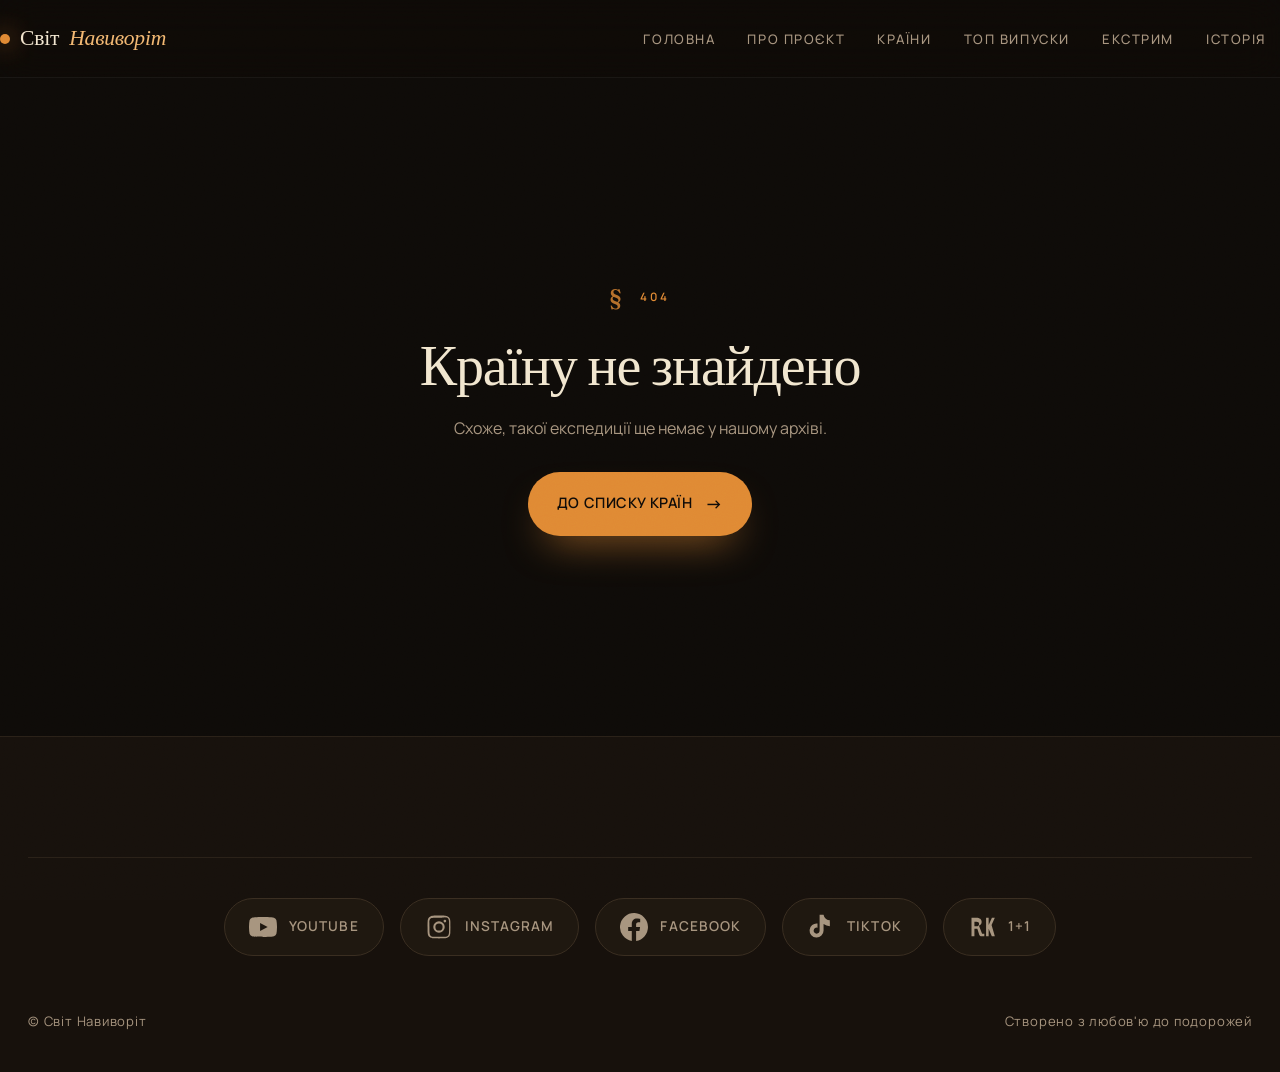
<file: pages/country.html>
<!doctype html>
<html lang="uk">
<head>
  <meta charset="utf-8">
  <meta name="viewport" content="width=device-width, initial-scale=1">
  <title>Країна — Світ Навиворіт</title>
  <link rel="preconnect" href="https://fonts.googleapis.com">
  <link rel="preconnect" href="https://fonts.gstatic.com" crossorigin>
  <link href="https://fonts.googleapis.com/css2?family=Fraunces:ital,opsz,wght@0,9..144,400;0,9..144,500;0,9..144,600;1,9..144,400;1,9..144,500&family=Manrope:wght@400;500;600;700&display=swap" rel="stylesheet">
  <link rel="stylesheet" href="../styles/style.css">
</head>
  <!-- Google tag (gtag.js) -->
<script async src="https://www.googletagmanager.com/gtag/js?id=G-G9FGS4JTEY"></script>
<script>
  window.dataLayer = window.dataLayer || [];
  function gtag(){dataLayer.push(arguments);}
  gtag('js', new Date());

  gtag('config', 'G-G9FGS4JTEY');
</script>
<body>
  <header class="site-header">
    <div class="container nav">
      <a class="brand" href="index.html">Світ <em>Навиворіт</em></a>
      <button class="burger" data-burger aria-label="Меню">☰</button>
      <ul class="nav-links">
        <li><a href="../index.html">Головна</a></li>
        <li><a href="about.html">Про проєкт</a></li>
        <li><a href="countries.html">Країни</a></li>
        <li><a href="top.html">Топ випуски</a></li>
        <li><a href="extreme.html">Екстрим</a></li>
        <li><a href="history.html">Історія</a></li>
      </ul>
    </div>
  </header>

  <main id="country-root"></main>
  
  <footer class="site-footer">
    <div class="container">
      <div class="social-links reveal">
        <a class="social-link" href="https://www.youtube.com/@naiznankutv" target="_blank" rel="noopener" aria-label="YouTube">
          <svg viewBox="0 0 24 24" width="28" height="28" fill="currentColor"><path d="M23.5 6.2a3 3 0 0 0-2.1-2.1C19.5 3.5 12 3.5 12 3.5s-7.5 0-9.4.6A3 3 0 0 0 .5 6.2 31 31 0 0 0 0 12a31 31 0 0 0 .5 5.8 3 3 0 0 0 2.1 2.1c1.9.6 9.4.6 9.4.6s7.5 0 9.4-.6a3 3 0 0 0 2.1-2.1A31 31 0 0 0 24 12a31 31 0 0 0-.5-5.8zM9.5 15.5v-7l6.5 3.5-6.5 3.5z"/></svg>
          <span>YouTube</span>
        </a>
        <a class="social-link" href="https://www.instagram.com/komarovmir/" target="_blank" rel="noopener" aria-label="Instagram">
          <svg viewBox="0 0 24 24" width="28" height="28" fill="currentColor"><path d="M12 2.2c3.2 0 3.6 0 4.8.07 1.2.06 1.8.25 2.2.42.6.22 1 .48 1.4.9.42.42.68.82.9 1.4.17.4.36 1 .42 2.2.06 1.2.07 1.6.07 4.8s0 3.6-.07 4.8c-.06 1.2-.25 1.8-.42 2.2-.22.6-.48 1-.9 1.4-.42.42-.82.68-1.4.9-.4.17-1 .36-2.2.42-1.2.06-1.6.07-4.8.07s-3.6 0-4.8-.07c-1.2-.06-1.8-.25-2.2-.42-.6-.22-1-.48-1.4-.9-.42-.42-.68-.82-.9-1.4-.17-.4-.36-1-.42-2.2C2.2 15.6 2.2 15.2 2.2 12s0-3.6.07-4.8c.06-1.2.25-1.8.42-2.2.22-.6.48-1 .9-1.4.42-.42.82-.68 1.4-.9.4-.17 1-.36 2.2-.42C8.4 2.2 8.8 2.2 12 2.2zm0 1.8c-3.1 0-3.5 0-4.7.07-.9.04-1.4.2-1.7.3-.4.16-.7.35-1 .65-.3.3-.5.6-.65 1-.1.3-.26.8-.3 1.7C3.8 8.5 3.8 8.9 3.8 12s0 3.5.07 4.7c.04.9.2 1.4.3 1.7.16.4.35.7.65 1 .3.3.6.5 1 .65.3.1.8.26 1.7.3 1.2.07 1.6.07 4.7.07s3.5 0 4.7-.07c.9-.04 1.4-.2 1.7-.3.4-.16.7-.35 1-.65.3-.3.5-.6.65-1 .1-.3.26-.8.3-1.7.07-1.2.07-1.6.07-4.7s0-3.5-.07-4.7c-.04-.9-.2-1.4-.3-1.7-.16-.4-.35-.7-.65-1-.3-.3-.6-.5-1-.65-.3-.1-.8-.26-1.7-.3C15.5 4 15.1 4 12 4zm0 3.1a4.9 4.9 0 1 1 0 9.8 4.9 4.9 0 0 1 0-9.8zm0 8a3.1 3.1 0 1 0 0-6.2 3.1 3.1 0 0 0 0 6.2zm6.2-8.2a1.15 1.15 0 1 1-2.3 0 1.15 1.15 0 0 1 2.3 0z"/></svg>
          <span>Instagram</span>
        </a>
        <a class="social-link" href="https://www.facebook.com/inside.out.world" target="_blank" rel="noopener" aria-label="Facebook">
          <svg viewBox="0 0 24 24" width="28" height="28" fill="currentColor"><path d="M24 12a12 12 0 1 0-13.9 11.9v-8.4H7v-3.5h3.1V9.4c0-3 1.8-4.7 4.5-4.7 1.3 0 2.7.24 2.7.24v3h-1.5c-1.5 0-2 .93-2 1.87v2.2h3.4l-.54 3.5h-2.86v8.4A12 12 0 0 0 24 12z"/></svg>
          <span>Facebook</span>
        </a>
        <a class="social-link" href="https://www.tiktok.com/@komarovmir" target="_blank" rel="noopener" aria-label="TikTok">
          <svg viewBox="0 0 24 24" width="28" height="28" fill="currentColor"><path d="M19.6 6.3a5.5 5.5 0 0 1-3.3-1.1 5.5 5.5 0 0 1-2.1-3.7h-3.4v13.6a2.6 2.6 0 0 1-2.6 2.6 2.6 2.6 0 1 1 .8-5.1V9.1a6 6 0 1 0 5.2 5.9V9.5a8.8 8.8 0 0 0 5.4 1.85V7.9a5.5 5.5 0 0 1 0-1.6z"/></svg>
          <span>TikTok</span>
        </a>
        <a class="social-link" href="https://1plus1.video/ru/mir-naiznanku" target="_blank" rel="noopener" aria-label="1+1">
          <svg viewBox="0 0 24 24" width="28" height="28" fill="currentColor"><path d="M3 4h4.2c1.4 0 2.5.3 3.3 1 .8.7 1.2 1.6 1.2 2.8 0 1.5-.8 2.6-2.3 3.2L12 17.5c.1.2.2.3.4.3h1.6V20H11.6c-.9 0-1.5-.4-1.9-1.2L8 13.4H5.5V20H3V4zm2.5 2v5.4h1.7c.7 0 1.3-.2 1.7-.5.4-.4.6-.9.6-1.5s-.2-1.1-.6-1.4c-.4-.3-1-.5-1.7-.5H5.5zM15.5 4h2.2v6.2L20.5 4H23l-2.8 6.2L23 20h-2.6l-2.7-6.5V20h-2.2V4z"/></svg>
          <span>1+1</span>
        </a>
      </div>
      <div class="footer-bottom" style="border-top:none;padding-top:24px;">
        <span>© Світ Навиворіт</span>
        <span>Створено з любов'ю до подорожей</span>
      </div>
    </div>
  </footer>

  <script src="../scripts/countries.js"></script>
  <script src="../scripts/main.js"></script>
</body>
</html>
</file>
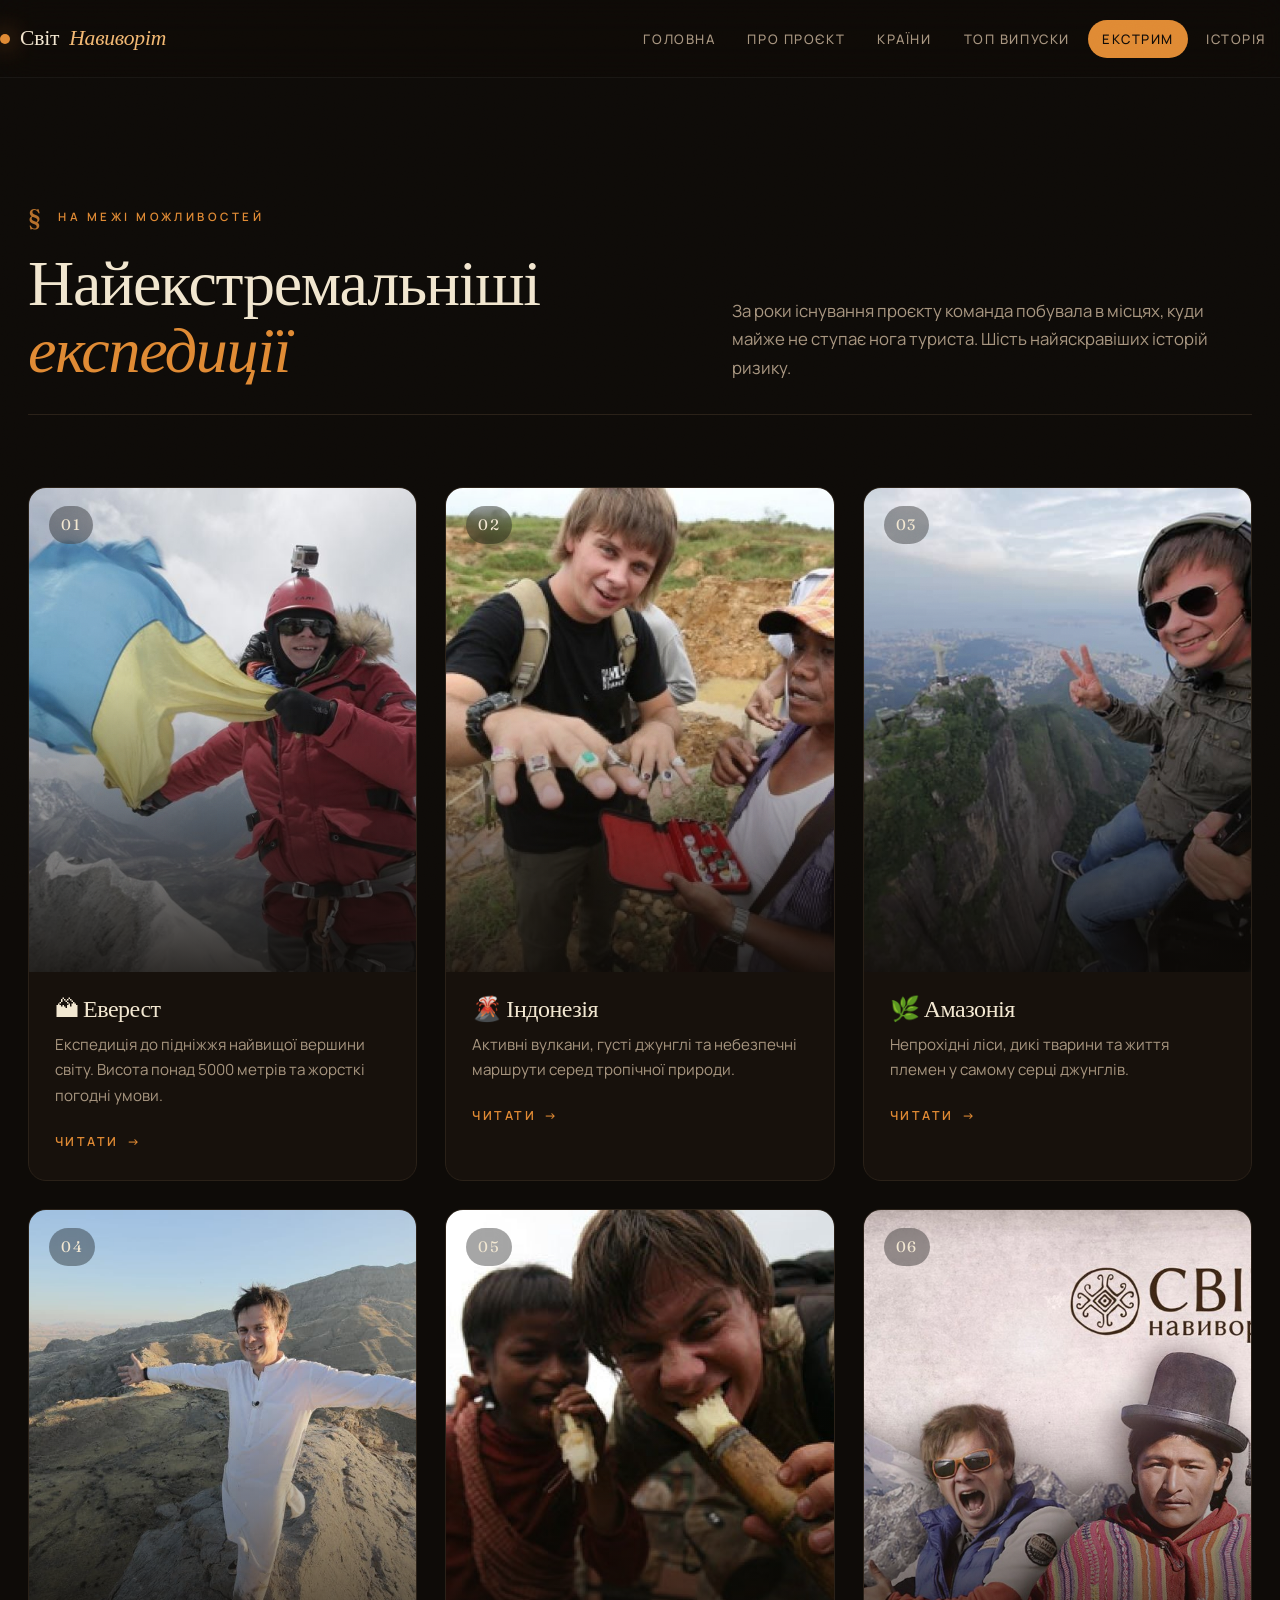
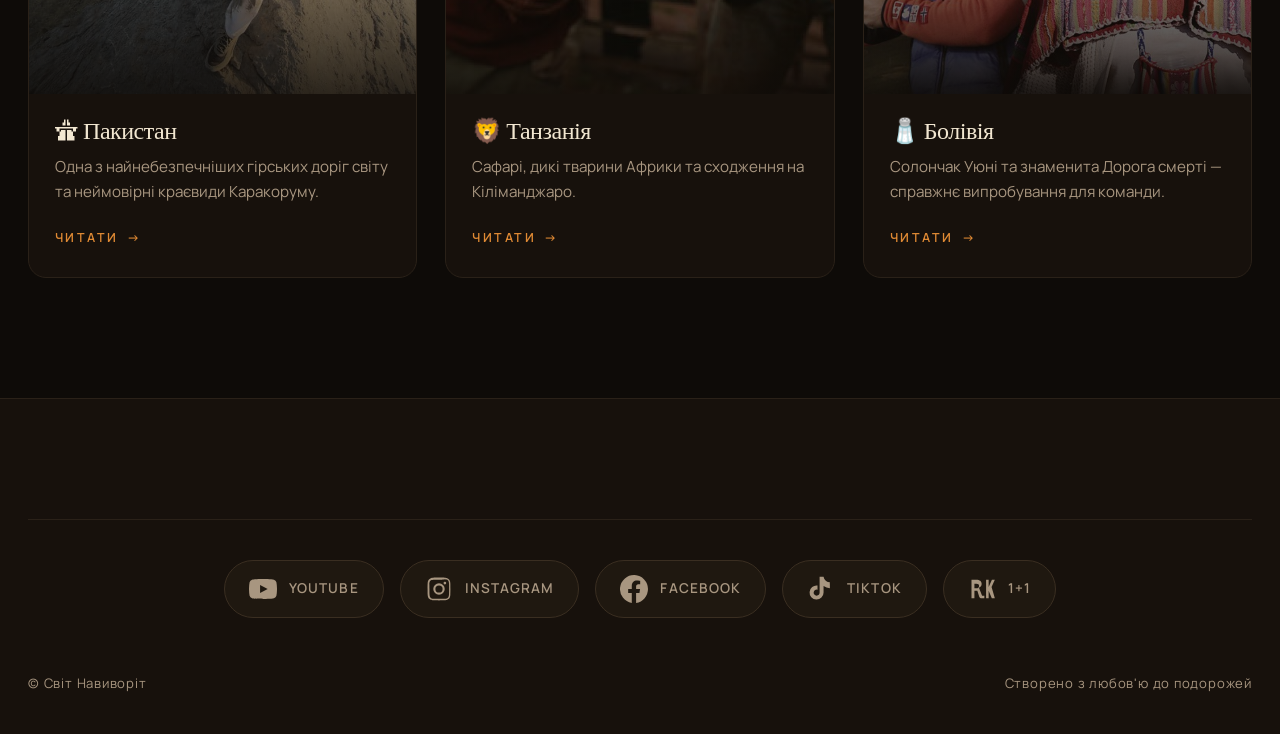
<file: pages/extreme.html>
<!doctype html>
<html lang="uk">
<head>
  <meta charset="utf-8">
  <meta name="viewport" content="width=device-width, initial-scale=1">
  <title>Найекстремальніші експедиції — Світ Навиворіт</title>
  <meta name="description" content="Місця, куди майже не ступає нога туриста.">
  <link rel="preconnect" href="https://fonts.googleapis.com">
  <link rel="preconnect" href="https://fonts.gstatic.com" crossorigin>
  <link href="https://fonts.googleapis.com/css2?family=Fraunces:ital,opsz,wght@0,9..144,400;0,9..144,500;0,9..144,600;1,9..144,400;1,9..144,500&family=Manrope:wght@400;500;600;700&display=swap" rel="stylesheet">
  <link rel="stylesheet" href="../styles/style.css">
</head>
  <!-- Google tag (gtag.js) -->
<script async src="https://www.googletagmanager.com/gtag/js?id=G-G9FGS4JTEY"></script>
<script>
  window.dataLayer = window.dataLayer || [];
  function gtag(){dataLayer.push(arguments);}
  gtag('js', new Date());

  gtag('config', 'G-G9FGS4JTEY');
</script>
<body>
  <header class="site-header">
    <div class="container nav">
      <a class="brand" href="index.html">Світ <em>Навиворіт</em></a>
      <button class="burger" data-burger aria-label="Меню">☰</button>
      <ul class="nav-links">
        <li><a href="../index.html">Головна</a></li>
        <li><a href="about.html">Про проєкт</a></li>
        <li><a href="countries.html">Країни</a></li>
        <li><a href="top.html">Топ випуски</a></li>
        <li><a href="extreme.html">Екстрим</a></li>
        <li><a href="history.html">Історія</a></li>
      </ul>
    </div>
  </header>

  <main>
    <section class="section">
      <div class="container">
        <div class="section-head reveal">
          <div>
            <div class="eyebrow">На межі можливостей</div>
            <h2>Найекстремальніші <em>експедиції</em></h2>
          </div>
          <p class="desc">За роки існування проєкту команда побувала в місцях, куди майже не ступає нога туриста. Шість найяскравіших історій ризику.</p>
        </div>
        <div class="grid">
          <a class="card reveal d1" href="country.html?slug=nepal">
            <span class="card-index">01</span>
            <div class="card-img"><img src="images/nepal.jpg" alt="Еверест" loading="lazy"></div>
            <div class="card-body"><h3 class="card-title">🏔 Еверест</h3><p>Експедиція до підніжжя найвищої вершини світу. Висота понад 5000 метрів та жорсткі погодні умови.</p><span class="card-link">Читати</span></div>
          </a>
          <a class="card reveal d2" href="country.html?slug=indonesia">
            <span class="card-index">02</span>
            <div class="card-img"><img src="images/indonesia.jpg" alt="Індонезія" loading="lazy"></div>
            <div class="card-body"><h3 class="card-title">🌋 Індонезія</h3><p>Активні вулкани, густі джунглі та небезпечні маршрути серед тропічної природи.</p><span class="card-link">Читати</span></div>
          </a>
          <a class="card reveal d3" href="country.html?slug=brazil">
            <span class="card-index">03</span>
            <div class="card-img"><img src="images/brazil.jpg" alt="Амазонія" loading="lazy"></div>
            <div class="card-body"><h3 class="card-title">🌿 Амазонія</h3><p>Непрохідні ліси, дикі тварини та життя племен у самому серці джунглів.</p><span class="card-link">Читати</span></div>
          </a>
          <a class="card reveal d1" href="country.html?slug=pakistan">
            <span class="card-index">04</span>
            <div class="card-img"><img src="images/pakistan.jpg" alt="Пакистан" loading="lazy"></div>
            <div class="card-body"><h3 class="card-title">🛣 Пакистан</h3><p>Одна з найнебезпечніших гірських доріг світу та неймовірні краєвиди Каракоруму.</p><span class="card-link">Читати</span></div>
          </a>
          <a class="card reveal d2" href="country.html?slug=tanzania">
            <span class="card-index">05</span>
            <div class="card-img"><img src="images/tanzania.jpg" alt="Танзанія" loading="lazy"></div>
            <div class="card-body"><h3 class="card-title">🦁 Танзанія</h3><p>Сафарі, дикі тварини Африки та сходження на Кіліманджаро.</p><span class="card-link">Читати</span></div>
          </a>
          <a class="card reveal d3" href="country.html?slug=bolivia">
            <span class="card-index">06</span>
            <div class="card-img"><img src="images/bolivia.jpg" alt="Болівія" loading="lazy"></div>
            <div class="card-body"><h3 class="card-title">🧂 Болівія</h3><p>Солончак Уюні та знаменита Дорога смерті — справжнє випробування для команди.</p><span class="card-link">Читати</span></div>
          </a>
        </div>
      </div>
    </section>
  </main>

  <footer class="site-footer">
    <div class="container">
      <div class="social-links reveal">
        <a class="social-link" href="https://www.youtube.com/@naiznankutv" target="_blank" rel="noopener" aria-label="YouTube">
          <svg viewBox="0 0 24 24" width="28" height="28" fill="currentColor"><path d="M23.5 6.2a3 3 0 0 0-2.1-2.1C19.5 3.5 12 3.5 12 3.5s-7.5 0-9.4.6A3 3 0 0 0 .5 6.2 31 31 0 0 0 0 12a31 31 0 0 0 .5 5.8 3 3 0 0 0 2.1 2.1c1.9.6 9.4.6 9.4.6s7.5 0 9.4-.6a3 3 0 0 0 2.1-2.1A31 31 0 0 0 24 12a31 31 0 0 0-.5-5.8zM9.5 15.5v-7l6.5 3.5-6.5 3.5z"/></svg>
          <span>YouTube</span>
        </a>
        <a class="social-link" href="https://www.instagram.com/komarovmir/" target="_blank" rel="noopener" aria-label="Instagram">
          <svg viewBox="0 0 24 24" width="28" height="28" fill="currentColor"><path d="M12 2.2c3.2 0 3.6 0 4.8.07 1.2.06 1.8.25 2.2.42.6.22 1 .48 1.4.9.42.42.68.82.9 1.4.17.4.36 1 .42 2.2.06 1.2.07 1.6.07 4.8s0 3.6-.07 4.8c-.06 1.2-.25 1.8-.42 2.2-.22.6-.48 1-.9 1.4-.42.42-.82.68-1.4.9-.4.17-1 .36-2.2.42-1.2.06-1.6.07-4.8.07s-3.6 0-4.8-.07c-1.2-.06-1.8-.25-2.2-.42-.6-.22-1-.48-1.4-.9-.42-.42-.68-.82-.9-1.4-.17-.4-.36-1-.42-2.2C2.2 15.6 2.2 15.2 2.2 12s0-3.6.07-4.8c.06-1.2.25-1.8.42-2.2.22-.6.48-1 .9-1.4.42-.42.82-.68 1.4-.9.4-.17 1-.36 2.2-.42C8.4 2.2 8.8 2.2 12 2.2zm0 1.8c-3.1 0-3.5 0-4.7.07-.9.04-1.4.2-1.7.3-.4.16-.7.35-1 .65-.3.3-.5.6-.65 1-.1.3-.26.8-.3 1.7C3.8 8.5 3.8 8.9 3.8 12s0 3.5.07 4.7c.04.9.2 1.4.3 1.7.16.4.35.7.65 1 .3.3.6.5 1 .65.3.1.8.26 1.7.3 1.2.07 1.6.07 4.7.07s3.5 0 4.7-.07c.9-.04 1.4-.2 1.7-.3.4-.16.7-.35 1-.65.3-.3.5-.6.65-1 .1-.3.26-.8.3-1.7.07-1.2.07-1.6.07-4.7s0-3.5-.07-4.7c-.04-.9-.2-1.4-.3-1.7-.16-.4-.35-.7-.65-1-.3-.3-.6-.5-1-.65-.3-.1-.8-.26-1.7-.3C15.5 4 15.1 4 12 4zm0 3.1a4.9 4.9 0 1 1 0 9.8 4.9 4.9 0 0 1 0-9.8zm0 8a3.1 3.1 0 1 0 0-6.2 3.1 3.1 0 0 0 0 6.2zm6.2-8.2a1.15 1.15 0 1 1-2.3 0 1.15 1.15 0 0 1 2.3 0z"/></svg>
          <span>Instagram</span>
        </a>
        <a class="social-link" href="https://www.facebook.com/inside.out.world" target="_blank" rel="noopener" aria-label="Facebook">
          <svg viewBox="0 0 24 24" width="28" height="28" fill="currentColor"><path d="M24 12a12 12 0 1 0-13.9 11.9v-8.4H7v-3.5h3.1V9.4c0-3 1.8-4.7 4.5-4.7 1.3 0 2.7.24 2.7.24v3h-1.5c-1.5 0-2 .93-2 1.87v2.2h3.4l-.54 3.5h-2.86v8.4A12 12 0 0 0 24 12z"/></svg>
          <span>Facebook</span>
        </a>
        <a class="social-link" href="https://www.tiktok.com/@komarovmir" target="_blank" rel="noopener" aria-label="TikTok">
          <svg viewBox="0 0 24 24" width="28" height="28" fill="currentColor"><path d="M19.6 6.3a5.5 5.5 0 0 1-3.3-1.1 5.5 5.5 0 0 1-2.1-3.7h-3.4v13.6a2.6 2.6 0 0 1-2.6 2.6 2.6 2.6 0 1 1 .8-5.1V9.1a6 6 0 1 0 5.2 5.9V9.5a8.8 8.8 0 0 0 5.4 1.85V7.9a5.5 5.5 0 0 1 0-1.6z"/></svg>
          <span>TikTok</span>
        </a>
        <a class="social-link" href="https://1plus1.video/ru/mir-naiznanku" target="_blank" rel="noopener" aria-label="1+1">
          <svg viewBox="0 0 24 24" width="28" height="28" fill="currentColor"><path d="M3 4h4.2c1.4 0 2.5.3 3.3 1 .8.7 1.2 1.6 1.2 2.8 0 1.5-.8 2.6-2.3 3.2L12 17.5c.1.2.2.3.4.3h1.6V20H11.6c-.9 0-1.5-.4-1.9-1.2L8 13.4H5.5V20H3V4zm2.5 2v5.4h1.7c.7 0 1.3-.2 1.7-.5.4-.4.6-.9.6-1.5s-.2-1.1-.6-1.4c-.4-.3-1-.5-1.7-.5H5.5zM15.5 4h2.2v6.2L20.5 4H23l-2.8 6.2L23 20h-2.6l-2.7-6.5V20h-2.2V4z"/></svg>
          <span>1+1</span>
        </a>
      </div>
      <div class="footer-bottom" style="border-top:none;padding-top:24px;">
        <span>© Світ Навиворіт</span>
        <span>Створено з любов'ю до подорожей</span>
      </div>
    </div>
  </footer>

  <script src="../scripts/main.js"></script>
</body>
</html>
</file>
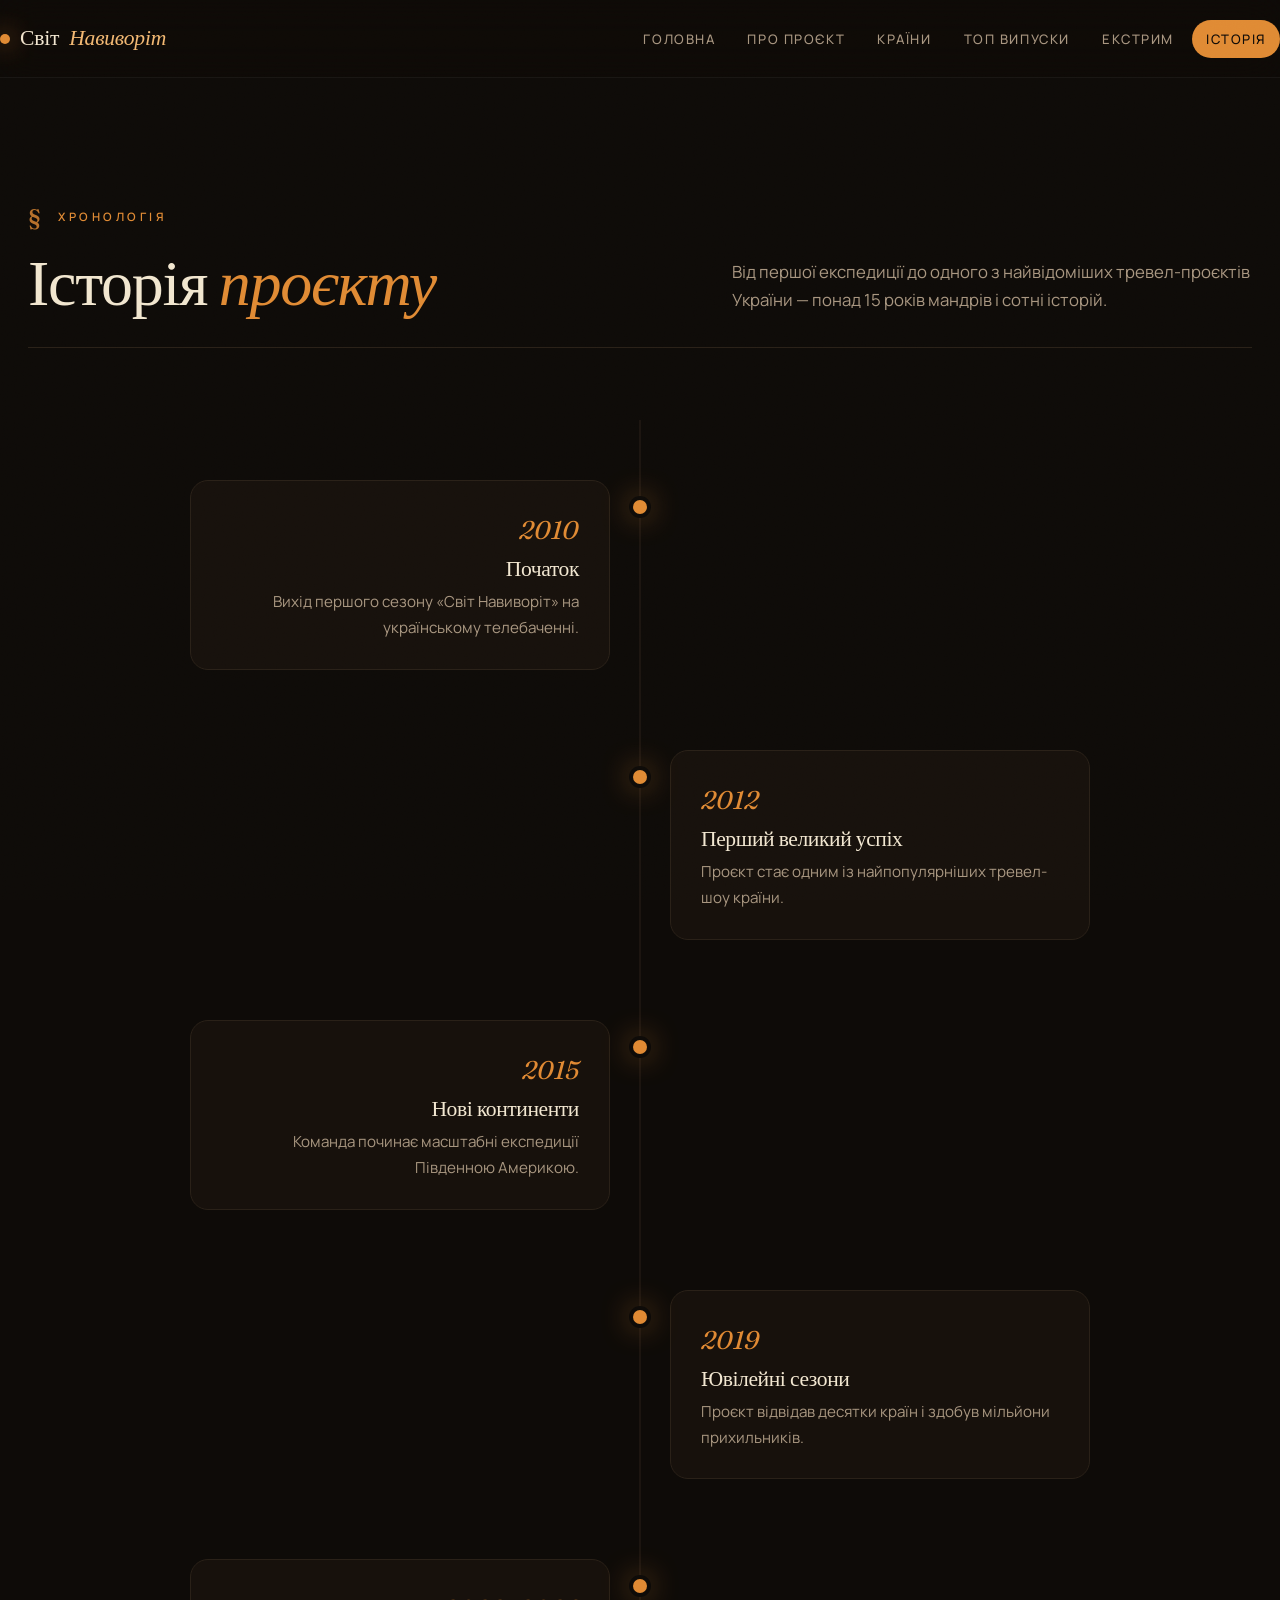
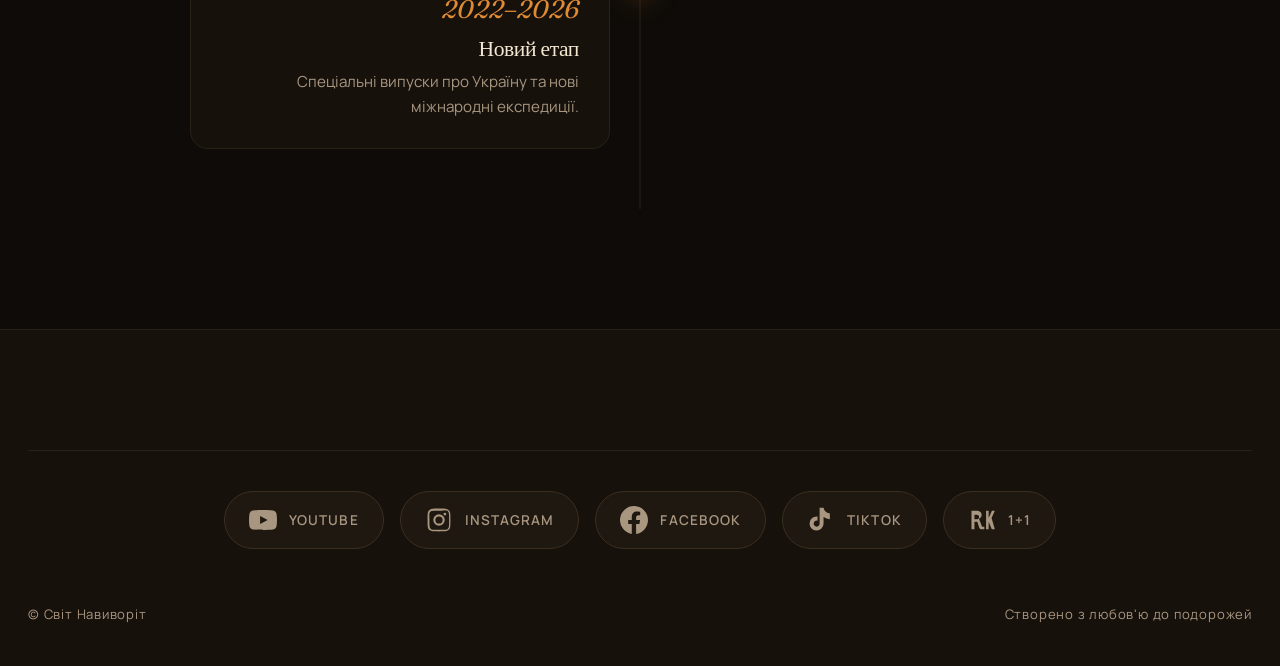
<file: pages/history.html>
<!doctype html>
<html lang="uk">
<head>
  <meta charset="utf-8">
  <meta name="viewport" content="width=device-width, initial-scale=1">
  <title>Історія проєкту — Світ Навиворіт</title>
  <meta name="description" content="Від першої експедиції до одного з найвідоміших тревел-проєктів України.">
  <link rel="preconnect" href="https://fonts.googleapis.com">
  <link rel="preconnect" href="https://fonts.gstatic.com" crossorigin>
  <link href="https://fonts.googleapis.com/css2?family=Fraunces:ital,opsz,wght@0,9..144,400;0,9..144,500;0,9..144,600;1,9..144,400;1,9..144,500&family=Manrope:wght@400;500;600;700&display=swap" rel="stylesheet">
  <link rel="stylesheet" href="../styles/style.css">
</head>
  <!-- Google tag (gtag.js) -->
<script async src="https://www.googletagmanager.com/gtag/js?id=G-G9FGS4JTEY"></script>
<script>
  window.dataLayer = window.dataLayer || [];
  function gtag(){dataLayer.push(arguments);}
  gtag('js', new Date());

  gtag('config', 'G-G9FGS4JTEY');
</script>
<body>
  <header class="site-header">
    <div class="container nav">
      <a class="brand" href="index.html">Світ <em>Навиворіт</em></a>
      <button class="burger" data-burger aria-label="Меню">☰</button>
      <ul class="nav-links">
        <li><a href="../index.html">Головна</a></li>
        <li><a href="about.html">Про проєкт</a></li>
        <li><a href="countries.html">Країни</a></li>
        <li><a href="top.html">Топ випуски</a></li>
        <li><a href="extreme.html">Екстрим</a></li>
        <li><a href="history.html">Історія</a></li>
      </ul>
    </div>
  </header>

  <main>
    <section class="section">
      <div class="container">
        <div class="section-head reveal">
          <div>
            <div class="eyebrow">Хронологія</div>
            <h2>Історія <em>проєкту</em></h2>
          </div>
          <p class="desc">Від першої експедиції до одного з найвідоміших тревел-проєктів України — понад 15 років мандрів і сотні історій.</p>
        </div>
        <div class="timeline">
          <div class="timeline-item reveal">
            <div class="tl-card">
              <div class="tl-year">2010</div>
              <h3>Початок</h3>
              <p>Вихід першого сезону «Світ Навиворіт» на українському телебаченні.</p>
            </div>
          </div>
          <div class="timeline-item reveal">
            <div class="tl-card">
              <div class="tl-year">2012</div>
              <h3>Перший великий успіх</h3>
              <p>Проєкт стає одним із найпопулярніших тревел-шоу країни.</p>
            </div>
          </div>
          <div class="timeline-item reveal">
            <div class="tl-card">
              <div class="tl-year">2015</div>
              <h3>Нові континенти</h3>
              <p>Команда починає масштабні експедиції Південною Америкою.</p>
            </div>
          </div>
          <div class="timeline-item reveal">
            <div class="tl-card">
              <div class="tl-year">2019</div>
              <h3>Ювілейні сезони</h3>
              <p>Проєкт відвідав десятки країн і здобув мільйони прихильників.</p>
            </div>
          </div>
          <div class="timeline-item reveal">
            <div class="tl-card">
              <div class="tl-year">2022–2026</div>
              <h3>Новий етап</h3>
              <p>Спеціальні випуски про Україну та нові міжнародні експедиції.</p>
            </div>
          </div>
        </div>
      </div>
    </section>
  </main>

  <footer class="site-footer">
    <div class="container">
      <div class="social-links reveal">
        <a class="social-link" href="https://www.youtube.com/@naiznankutv" target="_blank" rel="noopener" aria-label="YouTube">
          <svg viewBox="0 0 24 24" width="28" height="28" fill="currentColor"><path d="M23.5 6.2a3 3 0 0 0-2.1-2.1C19.5 3.5 12 3.5 12 3.5s-7.5 0-9.4.6A3 3 0 0 0 .5 6.2 31 31 0 0 0 0 12a31 31 0 0 0 .5 5.8 3 3 0 0 0 2.1 2.1c1.9.6 9.4.6 9.4.6s7.5 0 9.4-.6a3 3 0 0 0 2.1-2.1A31 31 0 0 0 24 12a31 31 0 0 0-.5-5.8zM9.5 15.5v-7l6.5 3.5-6.5 3.5z"/></svg>
          <span>YouTube</span>
        </a>
        <a class="social-link" href="https://www.instagram.com/komarovmir/" target="_blank" rel="noopener" aria-label="Instagram">
          <svg viewBox="0 0 24 24" width="28" height="28" fill="currentColor"><path d="M12 2.2c3.2 0 3.6 0 4.8.07 1.2.06 1.8.25 2.2.42.6.22 1 .48 1.4.9.42.42.68.82.9 1.4.17.4.36 1 .42 2.2.06 1.2.07 1.6.07 4.8s0 3.6-.07 4.8c-.06 1.2-.25 1.8-.42 2.2-.22.6-.48 1-.9 1.4-.42.42-.82.68-1.4.9-.4.17-1 .36-2.2.42-1.2.06-1.6.07-4.8.07s-3.6 0-4.8-.07c-1.2-.06-1.8-.25-2.2-.42-.6-.22-1-.48-1.4-.9-.42-.42-.68-.82-.9-1.4-.17-.4-.36-1-.42-2.2C2.2 15.6 2.2 15.2 2.2 12s0-3.6.07-4.8c.06-1.2.25-1.8.42-2.2.22-.6.48-1 .9-1.4.42-.42.82-.68 1.4-.9.4-.17 1-.36 2.2-.42C8.4 2.2 8.8 2.2 12 2.2zm0 1.8c-3.1 0-3.5 0-4.7.07-.9.04-1.4.2-1.7.3-.4.16-.7.35-1 .65-.3.3-.5.6-.65 1-.1.3-.26.8-.3 1.7C3.8 8.5 3.8 8.9 3.8 12s0 3.5.07 4.7c.04.9.2 1.4.3 1.7.16.4.35.7.65 1 .3.3.6.5 1 .65.3.1.8.26 1.7.3 1.2.07 1.6.07 4.7.07s3.5 0 4.7-.07c.9-.04 1.4-.2 1.7-.3.4-.16.7-.35 1-.65.3-.3.5-.6.65-1 .1-.3.26-.8.3-1.7.07-1.2.07-1.6.07-4.7s0-3.5-.07-4.7c-.04-.9-.2-1.4-.3-1.7-.16-.4-.35-.7-.65-1-.3-.3-.6-.5-1-.65-.3-.1-.8-.26-1.7-.3C15.5 4 15.1 4 12 4zm0 3.1a4.9 4.9 0 1 1 0 9.8 4.9 4.9 0 0 1 0-9.8zm0 8a3.1 3.1 0 1 0 0-6.2 3.1 3.1 0 0 0 0 6.2zm6.2-8.2a1.15 1.15 0 1 1-2.3 0 1.15 1.15 0 0 1 2.3 0z"/></svg>
          <span>Instagram</span>
        </a>
        <a class="social-link" href="https://www.facebook.com/inside.out.world" target="_blank" rel="noopener" aria-label="Facebook">
          <svg viewBox="0 0 24 24" width="28" height="28" fill="currentColor"><path d="M24 12a12 12 0 1 0-13.9 11.9v-8.4H7v-3.5h3.1V9.4c0-3 1.8-4.7 4.5-4.7 1.3 0 2.7.24 2.7.24v3h-1.5c-1.5 0-2 .93-2 1.87v2.2h3.4l-.54 3.5h-2.86v8.4A12 12 0 0 0 24 12z"/></svg>
          <span>Facebook</span>
        </a>
        <a class="social-link" href="https://www.tiktok.com/@komarovmir" target="_blank" rel="noopener" aria-label="TikTok">
          <svg viewBox="0 0 24 24" width="28" height="28" fill="currentColor"><path d="M19.6 6.3a5.5 5.5 0 0 1-3.3-1.1 5.5 5.5 0 0 1-2.1-3.7h-3.4v13.6a2.6 2.6 0 0 1-2.6 2.6 2.6 2.6 0 1 1 .8-5.1V9.1a6 6 0 1 0 5.2 5.9V9.5a8.8 8.8 0 0 0 5.4 1.85V7.9a5.5 5.5 0 0 1 0-1.6z"/></svg>
          <span>TikTok</span>
        </a>
        <a class="social-link" href="https://1plus1.video/ru/mir-naiznanku" target="_blank" rel="noopener" aria-label="1+1">
          <svg viewBox="0 0 24 24" width="28" height="28" fill="currentColor"><path d="M3 4h4.2c1.4 0 2.5.3 3.3 1 .8.7 1.2 1.6 1.2 2.8 0 1.5-.8 2.6-2.3 3.2L12 17.5c.1.2.2.3.4.3h1.6V20H11.6c-.9 0-1.5-.4-1.9-1.2L8 13.4H5.5V20H3V4zm2.5 2v5.4h1.7c.7 0 1.3-.2 1.7-.5.4-.4.6-.9.6-1.5s-.2-1.1-.6-1.4c-.4-.3-1-.5-1.7-.5H5.5zM15.5 4h2.2v6.2L20.5 4H23l-2.8 6.2L23 20h-2.6l-2.7-6.5V20h-2.2V4z"/></svg>
          <span>1+1</span>
        </a>
      </div>
      <div class="footer-bottom" style="border-top:none;padding-top:24px;">
        <span>© Світ Навиворіт</span>
        <span>Створено з любов'ю до подорожей</span>
      </div>
    </div>
  </footer>

  <script src="../scripts/main.js"></script>
</body>
</html>
</file>
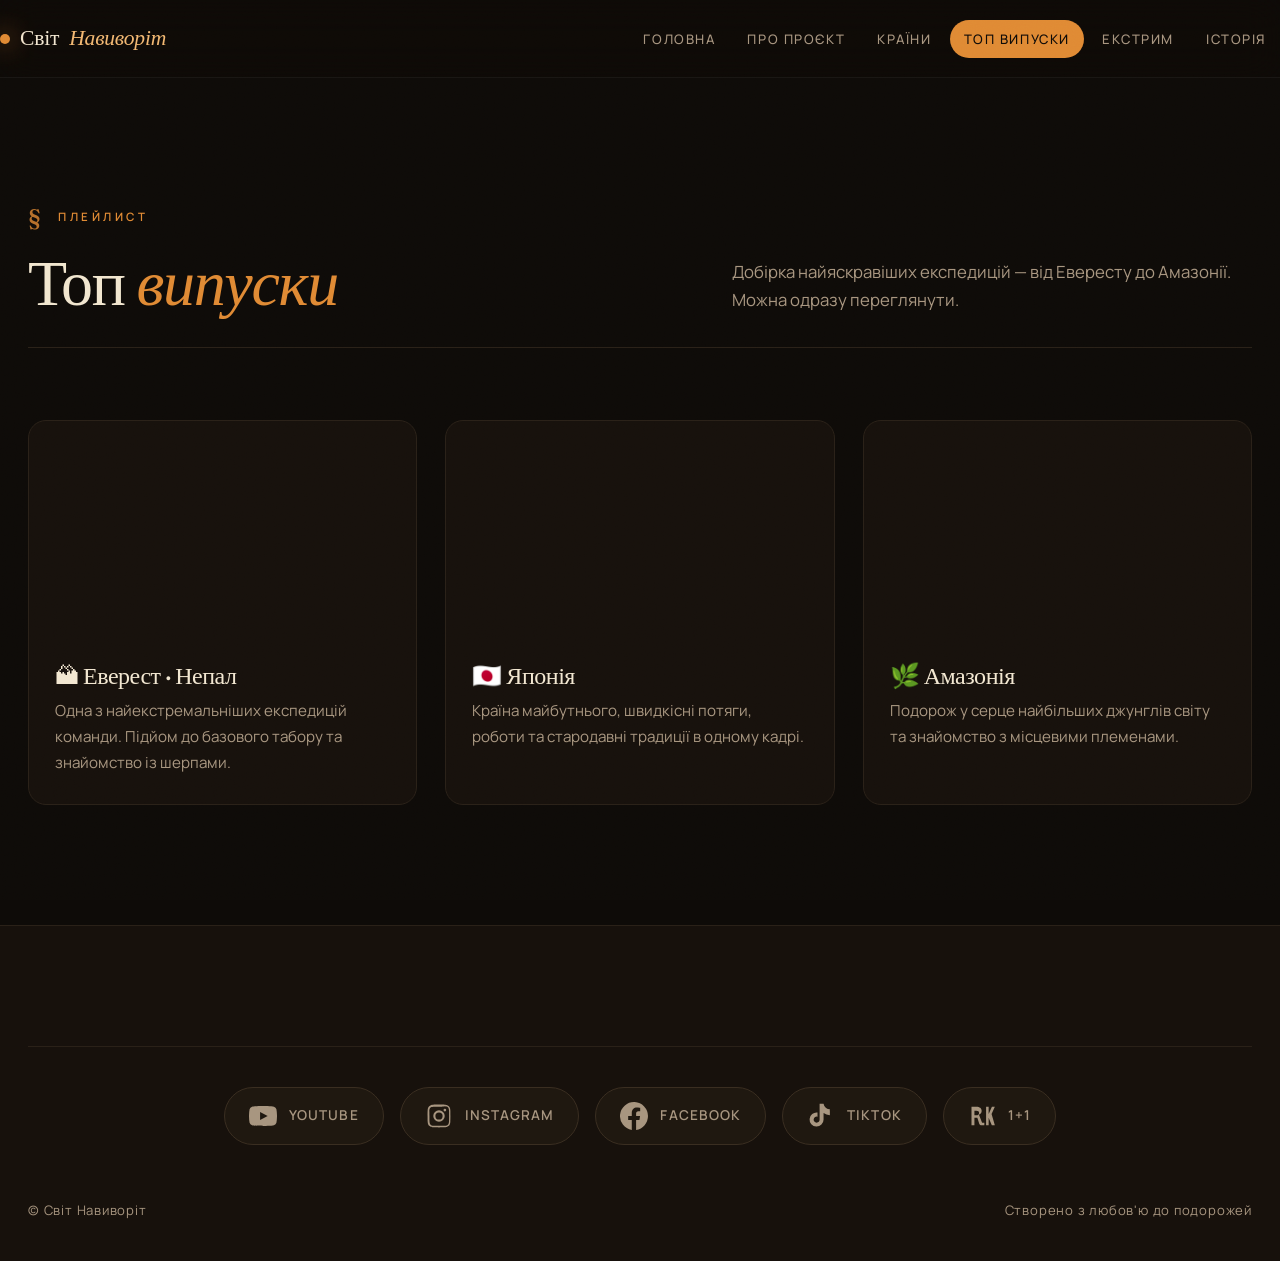
<file: pages/top.html>
<!doctype html>
<html lang="uk">
<head>
  <meta charset="utf-8">
  <meta name="viewport" content="width=device-width, initial-scale=1">
  <title>Топ випуски — Світ Навиворіт</title>
  <meta name="description" content="Найпопулярніші випуски проєкту «Світ Навиворіт».">
  <link rel="preconnect" href="https://fonts.googleapis.com">
  <link rel="preconnect" href="https://fonts.gstatic.com" crossorigin>
  <link href="https://fonts.googleapis.com/css2?family=Fraunces:ital,opsz,wght@0,9..144,400;0,9..144,500;0,9..144,600;1,9..144,400;1,9..144,500&family=Manrope:wght@400;500;600;700&display=swap" rel="stylesheet">
  <link rel="stylesheet" href="../styles/style.css">
</head>
  <!-- Google tag (gtag.js) -->
<script async src="https://www.googletagmanager.com/gtag/js?id=G-G9FGS4JTEY"></script>
<script>
  window.dataLayer = window.dataLayer || [];
  function gtag(){dataLayer.push(arguments);}
  gtag('js', new Date());

  gtag('config', 'G-G9FGS4JTEY');
</script>
<body>
  <header class="site-header">
    <div class="container nav">
      <a class="brand" href="index.html">Світ <em>Навиворіт</em></a>
      <button class="burger" data-burger aria-label="Меню">☰</button>
      <ul class="nav-links">
        <li><a href="../index.html">Головна</a></li>
        <li><a href="about.html">Про проєкт</a></li>
        <li><a href="countries.html">Країни</a></li>
        <li><a href="top.html">Топ випуски</a></li>
        <li><a href="extreme.html">Екстрим</a></li>
        <li><a href="history.html">Історія</a></li>
      </ul>
    </div>
  </header>

  <main>
    <section class="section">
      <div class="container">
        <div class="section-head reveal">
          <div>
            <div class="eyebrow">Плейлист</div>
            <h2>Топ <em>випуски</em></h2>
          </div>
          <p class="desc">Добірка найяскравіших експедицій — від Евересту до Амазонії. Можна одразу переглянути.</p>
        </div>
        <div class="grid">
          <div class="video-card reveal d1">
            <div class="video-frame"><iframe src="https://www.youtube.com/embed/o9JNJ-Q29Sg" title="Еверест" allowfullscreen loading="lazy"></iframe></div>
            <div class="card-body">
              <h3 class="card-title">🏔 Еверест · Непал</h3>
              <p>Одна з найекстремальніших експедицій команди. Підйом до базового табору та знайомство із шерпами.</p>
            </div>
          </div>
          <div class="video-card reveal d2">
            <div class="video-frame"><iframe src="https://www.youtube.com/embed/bDvl94F384U" title="Японія" allowfullscreen loading="lazy"></iframe></div>
            <div class="card-body">
              <h3 class="card-title">🇯🇵 Японія</h3>
              <p>Країна майбутнього, швидкісні потяги, роботи та стародавні традиції в одному кадрі.</p>
            </div>
          </div>
          <div class="video-card reveal d3">
            <div class="video-frame"><iframe src="https://www.youtube.com/embed/2QCqe5gUpFo" title="Амазонія" allowfullscreen loading="lazy"></iframe></div>
            <div class="card-body">
              <h3 class="card-title">🌿 Амазонія</h3>
              <p>Подорож у серце найбільших джунглів світу та знайомство з місцевими племенами.</p>
            </div>
          </div>
        </div>
      </div>
    </section>
  </main>

  <footer class="site-footer">
    <div class="container">
      <div class="social-links reveal">
        <a class="social-link" href="https://www.youtube.com/@naiznankutv" target="_blank" rel="noopener" aria-label="YouTube">
          <svg viewBox="0 0 24 24" width="28" height="28" fill="currentColor"><path d="M23.5 6.2a3 3 0 0 0-2.1-2.1C19.5 3.5 12 3.5 12 3.5s-7.5 0-9.4.6A3 3 0 0 0 .5 6.2 31 31 0 0 0 0 12a31 31 0 0 0 .5 5.8 3 3 0 0 0 2.1 2.1c1.9.6 9.4.6 9.4.6s7.5 0 9.4-.6a3 3 0 0 0 2.1-2.1A31 31 0 0 0 24 12a31 31 0 0 0-.5-5.8zM9.5 15.5v-7l6.5 3.5-6.5 3.5z"/></svg>
          <span>YouTube</span>
        </a>
        <a class="social-link" href="https://www.instagram.com/komarovmir/" target="_blank" rel="noopener" aria-label="Instagram">
          <svg viewBox="0 0 24 24" width="28" height="28" fill="currentColor"><path d="M12 2.2c3.2 0 3.6 0 4.8.07 1.2.06 1.8.25 2.2.42.6.22 1 .48 1.4.9.42.42.68.82.9 1.4.17.4.36 1 .42 2.2.06 1.2.07 1.6.07 4.8s0 3.6-.07 4.8c-.06 1.2-.25 1.8-.42 2.2-.22.6-.48 1-.9 1.4-.42.42-.82.68-1.4.9-.4.17-1 .36-2.2.42-1.2.06-1.6.07-4.8.07s-3.6 0-4.8-.07c-1.2-.06-1.8-.25-2.2-.42-.6-.22-1-.48-1.4-.9-.42-.42-.68-.82-.9-1.4-.17-.4-.36-1-.42-2.2C2.2 15.6 2.2 15.2 2.2 12s0-3.6.07-4.8c.06-1.2.25-1.8.42-2.2.22-.6.48-1 .9-1.4.42-.42.82-.68 1.4-.9.4-.17 1-.36 2.2-.42C8.4 2.2 8.8 2.2 12 2.2zm0 1.8c-3.1 0-3.5 0-4.7.07-.9.04-1.4.2-1.7.3-.4.16-.7.35-1 .65-.3.3-.5.6-.65 1-.1.3-.26.8-.3 1.7C3.8 8.5 3.8 8.9 3.8 12s0 3.5.07 4.7c.04.9.2 1.4.3 1.7.16.4.35.7.65 1 .3.3.6.5 1 .65.3.1.8.26 1.7.3 1.2.07 1.6.07 4.7.07s3.5 0 4.7-.07c.9-.04 1.4-.2 1.7-.3.4-.16.7-.35 1-.65.3-.3.5-.6.65-1 .1-.3.26-.8.3-1.7.07-1.2.07-1.6.07-4.7s0-3.5-.07-4.7c-.04-.9-.2-1.4-.3-1.7-.16-.4-.35-.7-.65-1-.3-.3-.6-.5-1-.65-.3-.1-.8-.26-1.7-.3C15.5 4 15.1 4 12 4zm0 3.1a4.9 4.9 0 1 1 0 9.8 4.9 4.9 0 0 1 0-9.8zm0 8a3.1 3.1 0 1 0 0-6.2 3.1 3.1 0 0 0 0 6.2zm6.2-8.2a1.15 1.15 0 1 1-2.3 0 1.15 1.15 0 0 1 2.3 0z"/></svg>
          <span>Instagram</span>
        </a>
        <a class="social-link" href="https://www.facebook.com/inside.out.world" target="_blank" rel="noopener" aria-label="Facebook">
          <svg viewBox="0 0 24 24" width="28" height="28" fill="currentColor"><path d="M24 12a12 12 0 1 0-13.9 11.9v-8.4H7v-3.5h3.1V9.4c0-3 1.8-4.7 4.5-4.7 1.3 0 2.7.24 2.7.24v3h-1.5c-1.5 0-2 .93-2 1.87v2.2h3.4l-.54 3.5h-2.86v8.4A12 12 0 0 0 24 12z"/></svg>
          <span>Facebook</span>
        </a>
        <a class="social-link" href="https://www.tiktok.com/@komarovmir" target="_blank" rel="noopener" aria-label="TikTok">
          <svg viewBox="0 0 24 24" width="28" height="28" fill="currentColor"><path d="M19.6 6.3a5.5 5.5 0 0 1-3.3-1.1 5.5 5.5 0 0 1-2.1-3.7h-3.4v13.6a2.6 2.6 0 0 1-2.6 2.6 2.6 2.6 0 1 1 .8-5.1V9.1a6 6 0 1 0 5.2 5.9V9.5a8.8 8.8 0 0 0 5.4 1.85V7.9a5.5 5.5 0 0 1 0-1.6z"/></svg>
          <span>TikTok</span>
        </a>
        <a class="social-link" href="https://1plus1.video/ru/mir-naiznanku" target="_blank" rel="noopener" aria-label="1+1">
          <svg viewBox="0 0 24 24" width="28" height="28" fill="currentColor"><path d="M3 4h4.2c1.4 0 2.5.3 3.3 1 .8.7 1.2 1.6 1.2 2.8 0 1.5-.8 2.6-2.3 3.2L12 17.5c.1.2.2.3.4.3h1.6V20H11.6c-.9 0-1.5-.4-1.9-1.2L8 13.4H5.5V20H3V4zm2.5 2v5.4h1.7c.7 0 1.3-.2 1.7-.5.4-.4.6-.9.6-1.5s-.2-1.1-.6-1.4c-.4-.3-1-.5-1.7-.5H5.5zM15.5 4h2.2v6.2L20.5 4H23l-2.8 6.2L23 20h-2.6l-2.7-6.5V20h-2.2V4z"/></svg>
          <span>1+1</span>
        </a>
      </div>
      <div class="footer-bottom" style="border-top:none;padding-top:24px;">
        <span>© Світ Навиворіт</span>
        <span>Створено з любов'ю до подорожей</span>
      </div>
    </div>
  </footer>

  <script src="../scripts/main.js"></script>
</body>
</html>
</file>
<file: styles/style.css>
/* =========================================================
   Світ Навиворіт — editorial redesign
   Palette: espresso ink + parchment + burnt amber
   Type: Fraunces (display serif) + Manrope (body)
   ========================================================= */

:root {
  --ink: #0e0b08;
  --ink-2: #17110c;
  --ink-3: #1f1810;
  --line: #2a2118;
  --line-2: #3a2e21;
  --paper: #f2e7d1;
  --paper-2: #ebdcbd;
  --text: #f1e6cf;
  --muted: #a89680;
  --amber: #e08a34;
  --amber-2: #f2b872;
  --rust: #b64a24;
  --radius: 4px;
  --radius-lg: 18px;
  --ease: cubic-bezier(.2,.7,.2,1);
  --shadow: 0 30px 80px -30px rgba(0,0,0,.7);
}

*, *::before, *::after { box-sizing: border-box; margin: 0; padding: 0; }

html { scroll-behavior: smooth; }

body {
  font-family: "Manrope", system-ui, -apple-system, Segoe UI, sans-serif;
  background: var(--ink);
  color: var(--text);
  line-height: 1.7;
  min-height: 100vh;
  display: flex;
  flex-direction: column;
  overflow-x: hidden;
  -webkit-font-smoothing: antialiased;
}

/* Subtle film-grain */
body::before {
  content: "";
  position: fixed; inset: 0;
  pointer-events: none;
  z-index: 200;
  opacity: .05;
  mix-blend-mode: overlay;
  background-image: url("data:image/svg+xml;utf8,<svg xmlns='http://www.w3.org/2000/svg' width='160' height='160'><filter id='n'><feTurbulence type='fractalNoise' baseFrequency='.9' numOctaves='2' stitchTiles='stitch'/></filter><rect width='100%25' height='100%25' filter='url(%23n)'/></svg>");
}

img { max-width: 100%; display: block; }
a { color: inherit; text-decoration: none; }
button { font-family: inherit; }

h1, h2, h3, h4 {
  font-family: "Fraunces", "Times New Roman", serif;
  font-weight: 500;
  letter-spacing: -0.02em;
  line-height: 1.05;
  font-optical-sizing: auto;
  font-variation-settings: "SOFT" 30, "WONK" 0;
}

.container {
  width: 100%;
  max-width: 1280px;
  margin: 0 auto;
  padding: 0 28px;
}

/* =========================================================
   Header
   ========================================================= */
.site-header {
  position: sticky; top: 0; z-index: 50;
  background: rgba(14, 11, 8, .72);
  backdrop-filter: blur(18px) saturate(140%);
  -webkit-backdrop-filter: blur(18px) saturate(140%);
  border-bottom: 1px solid rgba(255,255,255,.05);
  transition: padding .3s var(--ease), background .3s var(--ease);
}
.site-header.scrolled { background: rgba(14, 11, 8, .92); }
.nav {
  display: flex; align-items: center; justify-content: space-between;
  padding: 20px 0;
}
.brand {
  display: inline-flex; align-items: baseline; gap: 10px;
  font-family: "Fraunces", serif;
  font-weight: 500;
  font-size: 1.35rem;
  letter-spacing: -.01em;
  color: var(--paper);
}
.brand::before {
  content: "";
  width: 10px; height: 10px; border-radius: 50%;
  background: var(--amber);
  box-shadow: 0 0 24px var(--amber);
  transform: translateY(-1px);
}
.brand em {
  font-style: italic;
  color: var(--amber-2);
  font-weight: 400;
}

.nav-links { display: flex; gap: 4px; list-style: none; align-items: center; }
.nav-links a {
  position: relative;
  color: var(--muted);
  font-size: .82rem;
  font-weight: 500;
  letter-spacing: .12em;
  text-transform: uppercase;
  padding: 10px 14px;
  border-radius: 999px;
  transition: color .25s var(--ease), background .25s var(--ease);
}
.nav-links a:hover { color: var(--paper); background: rgba(255,255,255,.04); }
.nav-links a.active {
  color: var(--ink);
  background: var(--amber);
}

.burger {
  display: none;
  background: transparent;
  border: 1px solid var(--line-2);
  color: var(--paper);
  width: 44px; height: 44px;
  border-radius: 999px;
  font-size: 1.2rem;
  cursor: pointer;
}

/* =========================================================
   Buttons
   ========================================================= */
.btn {
  display: inline-flex; align-items: center; gap: 12px;
  padding: 16px 28px;
  border-radius: 999px;
  font-weight: 600; font-size: .9rem;
  letter-spacing: .04em;
  cursor: pointer; border: 1px solid transparent;
  transition: transform .25s var(--ease), background .25s var(--ease), color .25s var(--ease), border-color .25s var(--ease);
  text-transform: uppercase;
}
.btn::after {
  content: "→";
  font-size: 1.1rem;
  transition: transform .25s var(--ease);
}
.btn:hover::after { transform: translateX(4px); }

.btn-primary {
  background: var(--amber);
  color: var(--ink);
  box-shadow: 0 20px 40px -18px rgba(224, 138, 52, .7);
}
.btn-primary:hover { background: var(--amber-2); transform: translateY(-2px); }

.btn-outline {
  background: transparent;
  border-color: var(--line-2);
  color: var(--paper);
}
.btn-outline:hover { border-color: var(--amber); color: var(--amber); }

/* =========================================================
   Hero (home)
   ========================================================= */
.hero {
  position: relative;
  min-height: 92vh;
  display: flex; align-items: center;
  padding: 60px 0 80px;
  overflow: hidden;
  isolation: isolate;
}
.hero-bg {
  position: absolute; inset: 0;
  background-image: url("../images/hero.jpg");
  background-size: cover; background-position: center;
  filter: saturate(1.05) contrast(1.02);
  z-index: -2;
  transform: scale(1.05);
  animation: heroZoom 30s ease-in-out infinite alternate;
}
@keyframes heroZoom { to { transform: scale(1.15) translateY(-2%); } }
.hero-bg::after {
  content: "";
  position: absolute; inset: 0;
  background:
    radial-gradient(ellipse at 30% 40%, rgba(224,138,52,.18), transparent 55%),
    linear-gradient(180deg, rgba(14,11,8,.65) 0%, rgba(14,11,8,.55) 40%, var(--ink) 100%);
}
.hero-inner {
  display: grid;
  grid-template-columns: 1fr auto;
  gap: 60px;
  align-items: end;
  width: 100%;
}
.hero-tag {
  display: inline-flex; align-items: center; gap: 10px;
  color: var(--amber-2);
  font-size: .72rem;
  letter-spacing: .3em; text-transform: uppercase;
  margin-bottom: 32px;
  font-weight: 600;
}
.hero-tag::before {
  content: ""; width: 40px; height: 1px; background: var(--amber-2);
}
.hero h1 {
  font-size: clamp(3rem, 9vw, 8rem);
  color: var(--paper);
  margin-bottom: 28px;
  letter-spacing: -.04em;
}
.hero h1 em { color: var(--amber-2); font-style: italic; font-weight: 400; }
.hero .lede {
  color: var(--muted);
  font-size: clamp(1rem, 1.5vw, 1.2rem);
  max-width: 560px;
  margin-bottom: 40px;
}
.hero-actions { display: flex; gap: 14px; flex-wrap: wrap; }
.hero-meta {
  display: flex; flex-direction: column; gap: 24px;
  min-width: 200px;
  padding-left: 28px;
  border-left: 1px solid rgba(255,255,255,.12);
}
.hero-meta .k {
  font-family: "Fraunces", serif;
  font-size: 2.6rem;
  color: var(--amber);
  line-height: 1;
}
.hero-meta .v {
  color: var(--muted); font-size: .78rem;
  letter-spacing: .18em; text-transform: uppercase;
  margin-top: 6px;
}

/* Marquee */
.marquee {
  overflow: hidden;
  border-top: 1px solid var(--line);
  border-bottom: 1px solid var(--line);
  background: var(--ink-2);
  padding: 22px 0;
}
.marquee-track {
  display: flex; gap: 60px;
  white-space: nowrap;
  animation: marquee 40s linear infinite;
  font-family: "Fraunces", serif;
  font-size: 1.4rem;
  color: var(--muted);
}
.marquee-track span { display: inline-flex; align-items: center; gap: 60px; }
.marquee-track em { color: var(--amber); font-style: italic; }
.marquee-dot {
  width: 8px; height: 8px; border-radius: 50%;
  background: var(--amber); display: inline-block;
}
@keyframes marquee { to { transform: translateX(-50%); } }

/* =========================================================
   Sections
   ========================================================= */
.section { padding: 120px 0; position: relative; }
.section-tinted { background: var(--ink-2); }
.section-paper { background: var(--paper); color: var(--ink); }
.section-paper .muted { color: #6b5a44; }

.section-head {
  display: grid;
  grid-template-columns: 1fr 1.4fr;
  gap: 60px;
  align-items: end;
  margin-bottom: 72px;
  padding-bottom: 32px;
  border-bottom: 1px solid var(--line);
}
.section-paper .section-head { border-bottom-color: rgba(0,0,0,.12); }
.eyebrow {
  color: var(--amber);
  font-size: .72rem;
  letter-spacing: .3em; text-transform: uppercase;
  font-weight: 600;
  display: flex; align-items: center; gap: 14px;
}
.eyebrow::before { content: "§"; font-family: "Fraunces", serif; font-size: 1.4rem; opacity: .8; }
.section-head h2 {
  font-size: clamp(2rem, 5vw, 4rem);
  margin-top: 12px;
}
.section-head h2 em { color: var(--amber); font-style: italic; font-weight: 400; }
.section-head .desc { color: var(--muted); font-size: 1.05rem; max-width: 520px; margin-left: auto; }
.section-paper .section-head .desc { color: #6b5a44; }

/* =========================================================
   Grid / editorial cards
   ========================================================= */
.grid {
  display: grid;
  grid-template-columns: repeat(auto-fill, minmax(300px, 1fr));
  gap: 28px;
}
.grid-3 { grid-template-columns: repeat(3, 1fr); }

.card {
  position: relative;
  background: var(--ink-2);
  border: 1px solid var(--line);
  border-radius: var(--radius-lg);
  overflow: hidden;
  display: flex; flex-direction: column;
  transition: transform .5s var(--ease), border-color .3s var(--ease);
  isolation: isolate;
}
.card:hover { transform: translateY(-6px); border-color: var(--line-2); }
.card-index {
  position: absolute; top: 18px; left: 20px;
  z-index: 3;
  font-family: "Fraunces", serif;
  font-size: .95rem;
  color: var(--paper);
  background: rgba(0,0,0,.35);
  backdrop-filter: blur(8px);
  padding: 6px 12px; border-radius: 999px;
  letter-spacing: .1em;
}
.card-img {
  aspect-ratio: 4/5;
  overflow: hidden;
  background: var(--ink-3);
  position: relative;
}
.card-img::after {
  content: "";
  position: absolute; inset: 0;
  background: linear-gradient(180deg, transparent 40%, rgba(14,11,8,.85));
}
.card-img img {
  width: 100%; height: 100%;
  object-fit: cover;
  transition: transform .8s var(--ease), filter .5s var(--ease);
  filter: saturate(.9);
}
.card:hover .card-img img { transform: scale(1.08); filter: saturate(1.1); }
.card-body {
  padding: 24px 26px 28px;
  display: flex; flex-direction: column; gap: 10px;
}
.card-title {
  font-family: "Fraunces", serif;
  font-size: 1.5rem;
  color: var(--paper);
  display: flex; align-items: center; gap: 12px;
  font-weight: 500;
}
.card-title .flag { font-size: 1.5rem; }
.card-body p { color: var(--muted); font-size: .95rem; }
.card-link {
  margin-top: 12px;
  color: var(--amber);
  font-weight: 600; font-size: .78rem;
  letter-spacing: .2em; text-transform: uppercase;
  display: inline-flex; align-items: center; gap: 8px;
}
.card-link::after { content: "→"; transition: transform .25s var(--ease); }
.card:hover .card-link::after { transform: translateX(4px); }

/* Feature card variant (image spans, dark hero) */
.feature-card {
  grid-column: span 2;
  position: relative;
  min-height: 460px;
  border-radius: var(--radius-lg);
  overflow: hidden;
  isolation: isolate;
  background: #000;
}
.feature-card img {
  position: absolute; inset: 0;
  width: 100%; height: 100%;
  object-fit: cover;
  opacity: .75;
  transition: transform .8s var(--ease), opacity .5s var(--ease);
}
.feature-card:hover img { transform: scale(1.05); opacity: .9; }
.feature-card::after {
  content: "";
  position: absolute; inset: 0;
  background: linear-gradient(160deg, transparent 30%, rgba(0,0,0,.85));
}
.feature-card .fc-body {
  position: relative; z-index: 2;
  padding: 40px;
  height: 100%;
  display: flex; flex-direction: column; justify-content: flex-end;
  gap: 12px;
}
.feature-card h3 {
  font-family: "Fraunces", serif;
  font-size: clamp(1.8rem, 3vw, 2.8rem);
  color: var(--paper);
}
.feature-card p { color: rgba(241,230,207,.8); max-width: 520px; }

/* =========================================================
   Stats
   ========================================================= */
.stats {
  display: grid;
  grid-template-columns: repeat(4, 1fr);
  gap: 0;
  border-top: 1px solid var(--line);
  border-bottom: 1px solid var(--line);
}
.stat {
  padding: 44px 24px;
  text-align: left;
  border-right: 1px solid var(--line);
  position: relative;
}
.stat:last-child { border-right: none; }
.stat .num {
  font-family: "Fraunces", serif;
  color: var(--paper);
  font-size: clamp(2.6rem, 5vw, 4rem);
  line-height: 1;
  letter-spacing: -.03em;
  font-weight: 400;
}
.stat .num em { color: var(--amber); font-style: italic; }
.stat .label {
  color: var(--muted); font-size: .72rem;
  letter-spacing: .25em; text-transform: uppercase;
  margin-top: 14px; font-weight: 600;
}

/* =========================================================
   Split / about
   ========================================================= */
.split {
  display: grid;
  grid-template-columns: 1.05fr 1fr;
  gap: 80px;
  align-items: center;
}
.split.reverse { grid-template-columns: 1fr 1.05fr; }
.split-img {
  position: relative;
  border-radius: var(--radius-lg);
  overflow: hidden;
  aspect-ratio: 4/5;
}
.split-img img { width: 100%; height: 100%; object-fit: cover; }
.split-img::after {
  content: "";
  position: absolute; inset: 0;
  border: 1px solid rgba(255,255,255,.08);
  border-radius: var(--radius-lg);
  pointer-events: none;
}
.split h2 { font-size: clamp(1.8rem, 4vw, 3rem); margin-bottom: 24px; }
.split h2 em { color: var(--amber); font-style: italic; }
.split p { color: var(--muted); margin-bottom: 16px; font-size: 1.02rem; }
.split .lead {
  font-family: "Fraunces", serif;
  font-size: 1.4rem;
  color: var(--paper);
  font-style: italic;
  line-height: 1.4;
  margin-bottom: 24px;
}
.section-paper .split p { color: #5d4d38; }
.section-paper .split .lead { color: var(--ink); }

/* =========================================================
   Timeline (alternating)
   ========================================================= */
.timeline {
  position: relative;
  max-width: 900px;
  margin: 0 auto;
  padding: 20px 0;
}
.timeline::before {
  content: "";
  position: absolute;
  left: 50%;
  top: 0; bottom: 0;
  width: 1px;
  background: var(--line);
  transform: translateX(-.5px);
}
.timeline-item {
  position: relative;
  display: grid;
  grid-template-columns: 1fr 1fr;
  gap: 60px;
  padding: 40px 0;
}
.timeline-item .tl-card {
  background: var(--ink-2);
  border: 1px solid var(--line);
  border-radius: var(--radius-lg);
  padding: 28px 30px;
  position: relative;
}
.timeline-item:nth-child(odd) .tl-card { grid-column: 1; text-align: right; }
.timeline-item:nth-child(even) .tl-card { grid-column: 2; }
.timeline-item::after {
  content: "";
  position: absolute;
  left: 50%; top: 60px;
  width: 14px; height: 14px;
  border-radius: 50%;
  background: var(--amber);
  transform: translateX(-50%);
  box-shadow: 0 0 0 4px var(--ink), 0 0 30px var(--amber);
}
.tl-year {
  font-family: "Fraunces", serif;
  color: var(--amber);
  font-size: 1.6rem;
  font-style: italic;
  margin-bottom: 6px;
}
.tl-card h3 { color: var(--paper); font-size: 1.35rem; margin-bottom: 8px; }
.tl-card p { color: var(--muted); font-size: .95rem; }

/* =========================================================
   Country hero + body
   ========================================================= */
.country-hero {
  position: relative;
  min-height: 80vh;
  display: flex; align-items: flex-end;
  padding: 100px 0 60px;
  overflow: hidden;
  isolation: isolate;
}
.country-hero-bg {
  position: absolute; inset: 0; z-index: -2;
  background-size: cover; background-position: center;
  transform: scale(1.05);
  animation: heroZoom 30s ease-in-out infinite alternate;
}
.country-hero::before {
  content: "";
  position: absolute; inset: 0; z-index: -1;
  background:
    linear-gradient(180deg, rgba(14,11,8,.4) 0%, rgba(14,11,8,.3) 40%, var(--ink) 100%);
}
.country-hero .container { position: relative; }
.back-link {
  display: inline-flex; align-items: center; gap: 10px;
  color: var(--muted);
  margin-bottom: 32px;
  font-size: .78rem;
  letter-spacing: .2em; text-transform: uppercase;
  font-weight: 600;
  transition: color .25s var(--ease);
}
.back-link::before { content: "←"; font-size: 1rem; }
.back-link:hover { color: var(--amber); }
.country-hero h1 {
  font-size: clamp(3rem, 8vw, 6.5rem);
  color: var(--paper);
  display: flex; align-items: center; gap: 24px;
  flex-wrap: wrap;
  letter-spacing: -.03em;
}
.country-hero h1 .flag { font-size: .7em; }
.country-hero .lede {
  color: rgba(241,230,207,.8);
  font-size: 1.15rem;
  max-width: 640px;
  margin-top: 20px;
}
.country-body {
  padding: 0;
  max-width: none;
  margin: 0;
}
.country-detail-wrap {
  display: grid;
  grid-template-columns: minmax(0, 1fr) 320px;
  gap: 60px;
  padding: 80px 0 120px;
  align-items: start;
}
.country-detail-wrap .country-info { position: sticky; top: 100px; }
@media (max-width: 960px) {
  .country-detail-wrap { grid-template-columns: 1fr; gap: 40px; padding: 60px 0 80px; }
  .country-detail-wrap .country-info { position: static; }
}
.country-body p {
  color: var(--text);
  font-size: 1.15rem;
  margin-bottom: 22px;
  line-height: 1.8;
}
.country-body p:first-of-type::first-letter {
  font-family: "Fraunces", serif;
  font-size: 4.5rem;
  float: left;
  line-height: .9;
  padding: 6px 14px 0 0;
  color: var(--amber);
  font-weight: 500;
}
.country-fact {
  margin-top: 40px;
  padding: 30px 34px;
  border-left: 3px solid var(--amber);
  background: var(--ink-2);
  border-radius: 0 var(--radius-lg) var(--radius-lg) 0;
  font-family: "Fraunces", serif;
  font-size: 1.25rem;
  color: var(--paper);
  font-style: italic;
}
.country-fact strong {
  display: block;
  color: var(--amber);
  font-family: "Manrope", sans-serif;
  font-size: .72rem;
  letter-spacing: .3em; text-transform: uppercase;
  margin-bottom: 12px;
  font-weight: 700;
  font-style: normal;
}

/* Country detail layout: article + info aside */
.country-h3 {
  font-family: "Fraunces", serif;
  font-size: 1.6rem;
  color: var(--paper);
  margin: 40px 0 18px;
  letter-spacing: -.01em;
}
.country-highlights {
  list-style: none;
  display: grid;
  grid-template-columns: repeat(auto-fill, minmax(220px, 1fr));
  gap: 10px 18px;
}
.country-highlights li {
  position: relative;
  padding-left: 22px;
  color: var(--text);
  font-size: 1rem;
}
.country-highlights li::before {
  content: "◆";
  position: absolute; left: 0; top: 0;
  color: var(--amber);
  font-size: .7rem;
  transform: translateY(4px);
}
.info-list {
  display: grid;
  grid-template-columns: 1fr 1.4fr;
  gap: 14px 24px;
  padding: 28px 32px;
  background: var(--ink-2);
  border: 1px solid var(--line);
  border-radius: var(--radius-lg);
}
.info-list dt {
  color: var(--muted);
  font-size: .72rem;
  letter-spacing: .22em;
  text-transform: uppercase;
  font-weight: 600;
  align-self: center;
}
.info-list dd {
  color: var(--paper);
  font-family: "Fraunces", serif;
  font-size: 1.1rem;
}
@media (max-width: 720px) {
  .info-list { grid-template-columns: 1fr; gap: 6px 0; padding: 22px 24px; }
  .info-list dd { margin-bottom: 10px; border-bottom: 1px solid var(--line); padding-bottom: 8px; }
}

/* =========================================================
   Video cards
   ========================================================= */
.video-card {
  background: var(--ink-2);
  border: 1px solid var(--line);
  border-radius: var(--radius-lg);
  overflow: hidden;
  transition: transform .4s var(--ease), border-color .3s var(--ease);
}
.video-card:hover { transform: translateY(-6px); border-color: var(--line-2); }
.video-frame { aspect-ratio: 16/9; }
.video-frame iframe { width: 100%; height: 100%; border: 0; display: block; }
.video-card .card-body { padding: 24px 26px 28px; }

/* =========================================================
   Social links
   ========================================================= */
.social-links {
  display: flex;
  flex-wrap: wrap;
  gap: 16px;
  justify-content: center;
  padding: 40px 0 30px;
  border-top: 1px solid var(--line);
  margin-top: 50px;
}
.social-link {
  display: inline-flex;
  align-items: center;
  gap: 12px;
  padding: 14px 24px;
  border-radius: 999px;
  border: 1px solid var(--line-2);
  background: var(--ink-3);
  color: var(--muted);
  font-size: .85rem;
  font-weight: 600;
  letter-spacing: .08em;
  text-transform: uppercase;
  transition: transform .3s var(--ease), color .3s var(--ease), border-color .3s var(--ease), background .3s var(--ease), box-shadow .3s var(--ease);
}
.social-link svg { flex-shrink: 0; transition: transform .3s var(--ease); }
.social-link:hover {
  transform: translateY(-4px);
  color: var(--paper);
  border-color: var(--amber);
  background: var(--ink-2);
  box-shadow: 0 14px 30px -14px rgba(224,138,52,.5);
}
.social-link:hover svg { transform: scale(1.15); }

/* =========================================================
   Country video embed
   ========================================================= */
.country-video { margin-top: 50px; }
.country-video .video-frame {
  border-radius: var(--radius-lg);
  overflow: hidden;
  border: 1px solid var(--line);
  box-shadow: var(--shadow);
}

/* =========================================================
   Footer
   ========================================================= */
.site-footer {
  margin-top: auto;
  border-top: 1px solid var(--line);
  padding: 70px 0 40px;
  background: var(--ink-2);
}
.footer-grid {
  display: grid;
  grid-template-columns: 1.5fr 1fr 1fr;
  gap: 60px;
  margin-bottom: 50px;
}
.footer-grid h4 {
  font-family: "Manrope", sans-serif;
  font-size: .72rem;
  letter-spacing: .3em; text-transform: uppercase;
  color: var(--amber);
  margin-bottom: 20px;
  font-weight: 600;
}
.footer-grid p, .footer-grid a {
  color: var(--muted); font-size: .95rem; line-height: 1.9;
  display: block;
  transition: color .25s var(--ease);
}
.footer-grid a:hover { color: var(--paper); }
.footer-motto {
  font-family: "Fraunces", serif;
  font-size: 2rem;
  color: var(--paper);
  font-style: italic;
  line-height: 1.2;
  margin-top: 12px;
}
.footer-bottom {
  padding-top: 30px;
  border-top: 1px solid var(--line);
  color: var(--muted);
  font-size: .82rem;
  display: flex; justify-content: space-between; flex-wrap: wrap; gap: 16px;
  letter-spacing: .06em;
}

/* =========================================================
   Reveal animations
   ========================================================= */
.reveal {
  opacity: 0;
  transform: translateY(30px);
  transition: opacity .8s var(--ease), transform .8s var(--ease);
}
.reveal.in { opacity: 1; transform: none; }
.reveal.d1 { transition-delay: .08s; }
.reveal.d2 { transition-delay: .16s; }
.reveal.d3 { transition-delay: .24s; }
.reveal.d4 { transition-delay: .32s; }

/* =========================================================
   Responsive
   ========================================================= */
@media (max-width: 960px) {
  .section { padding: 80px 0; }
  .section-head { grid-template-columns: 1fr; gap: 20px; margin-bottom: 48px; }
  .section-head .desc { margin-left: 0; }
  .split, .split.reverse { grid-template-columns: 1fr; gap: 40px; }
  .stats { grid-template-columns: repeat(2, 1fr); }
  .stat:nth-child(2) { border-right: none; }
  .stat:nth-child(1), .stat:nth-child(2) { border-bottom: 1px solid var(--line); }
  .hero-inner { grid-template-columns: 1fr; }
  .hero-meta { flex-direction: row; padding: 24px 0 0; border-left: none; border-top: 1px solid rgba(255,255,255,.12); gap: 40px; }
  .feature-card { grid-column: span 1; min-height: 360px; }
  .timeline::before { left: 20px; }
  .timeline-item { grid-template-columns: 1fr; gap: 0; padding-left: 50px; }
  .timeline-item .tl-card,
  .timeline-item:nth-child(odd) .tl-card,
  .timeline-item:nth-child(even) .tl-card { grid-column: 1; text-align: left; }
  .timeline-item::after { left: 20px; }
  .footer-grid { grid-template-columns: 1fr; gap: 40px; }
}

@media (max-width: 720px) {
  .container { padding: 0 20px; }
  .burger { display: inline-flex; align-items: center; justify-content: center; }
  .nav-links {
    position: fixed;
    top: 78px; left: 20px; right: 20px;
    background: var(--ink-2);
    border: 1px solid var(--line);
    border-radius: var(--radius-lg);
    flex-direction: column;
    padding: 18px;
    gap: 4px;
    transform: translateY(-20px) scale(.98);
    opacity: 0;
    pointer-events: none;
    transition: opacity .3s var(--ease), transform .3s var(--ease);
    align-items: stretch;
    box-shadow: var(--shadow);
  }
  .nav-links.open { opacity: 1; transform: none; pointer-events: auto; }
  .nav-links a { text-align: center; padding: 14px; }
  .hero { min-height: 78vh; padding: 40px 0 60px; }
  .country-hero { min-height: 60vh; }
  .grid-3 { grid-template-columns: 1fr; }
}
</file>
